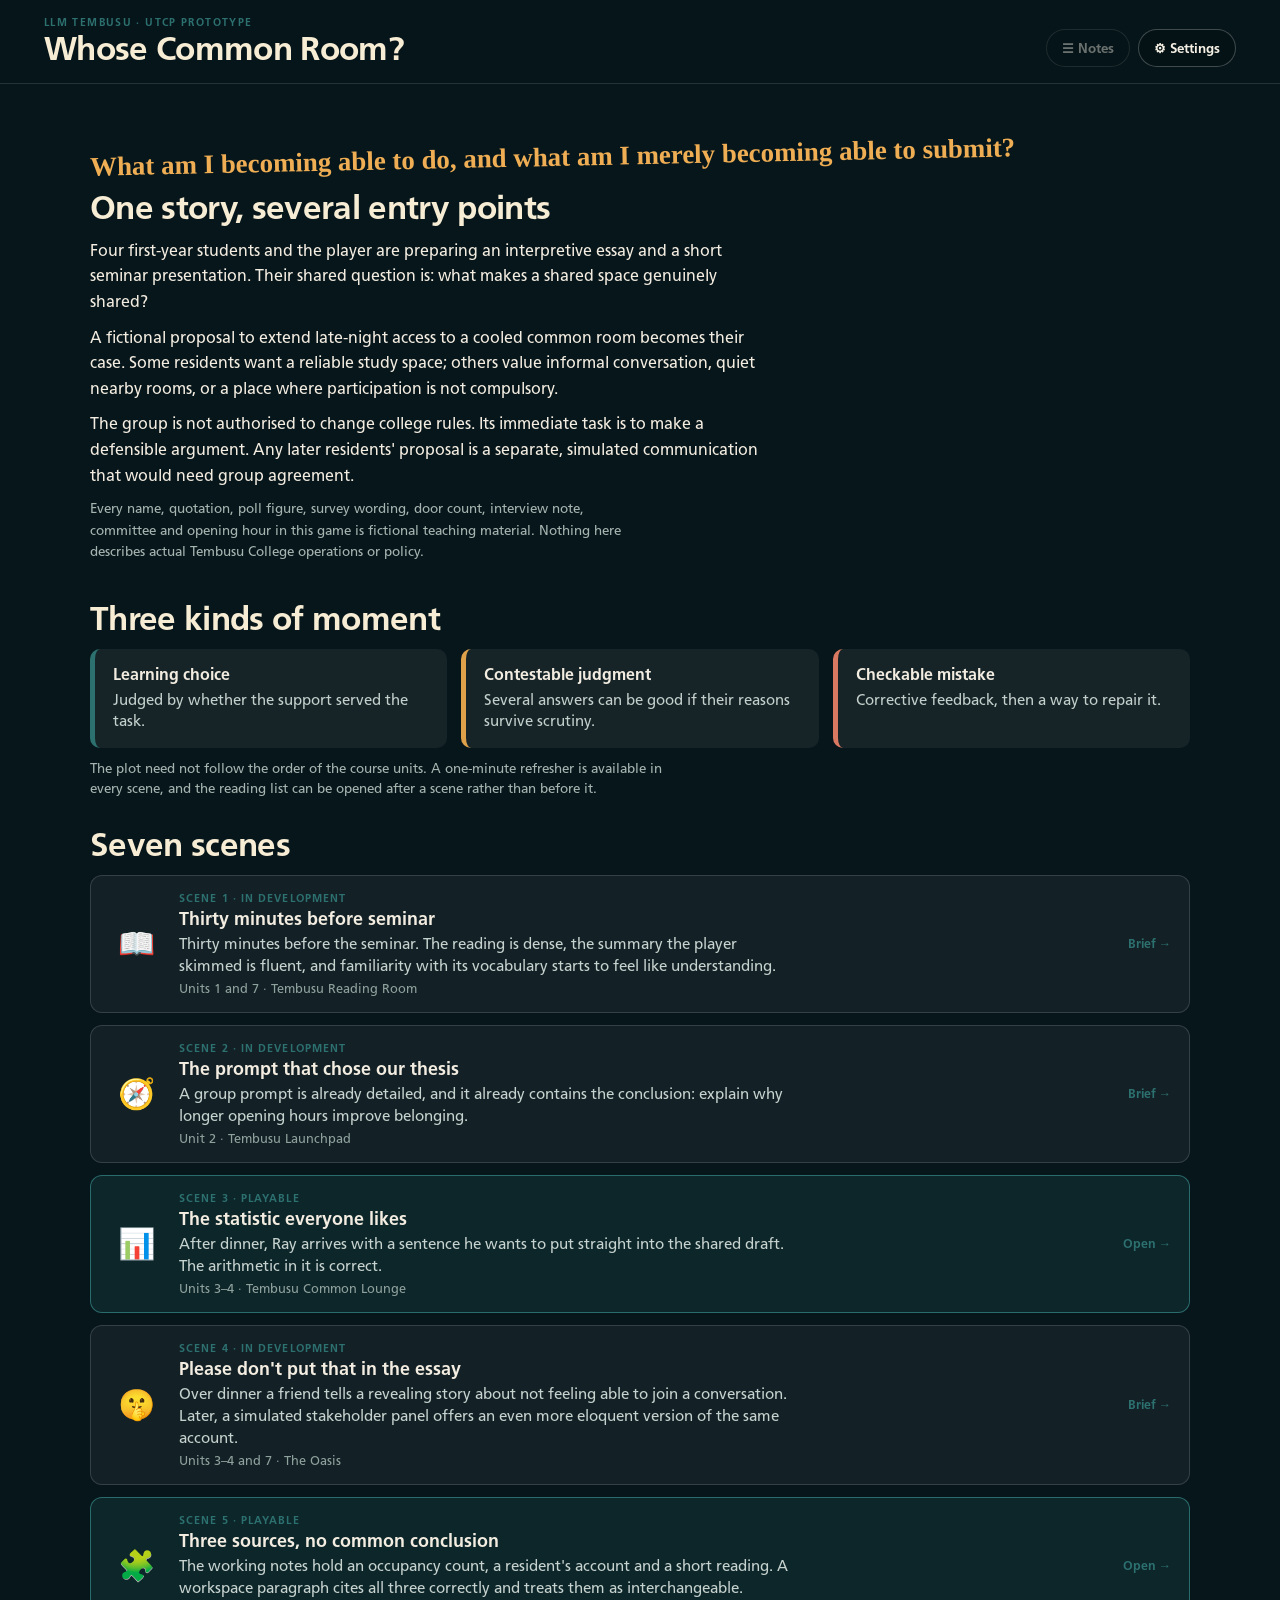
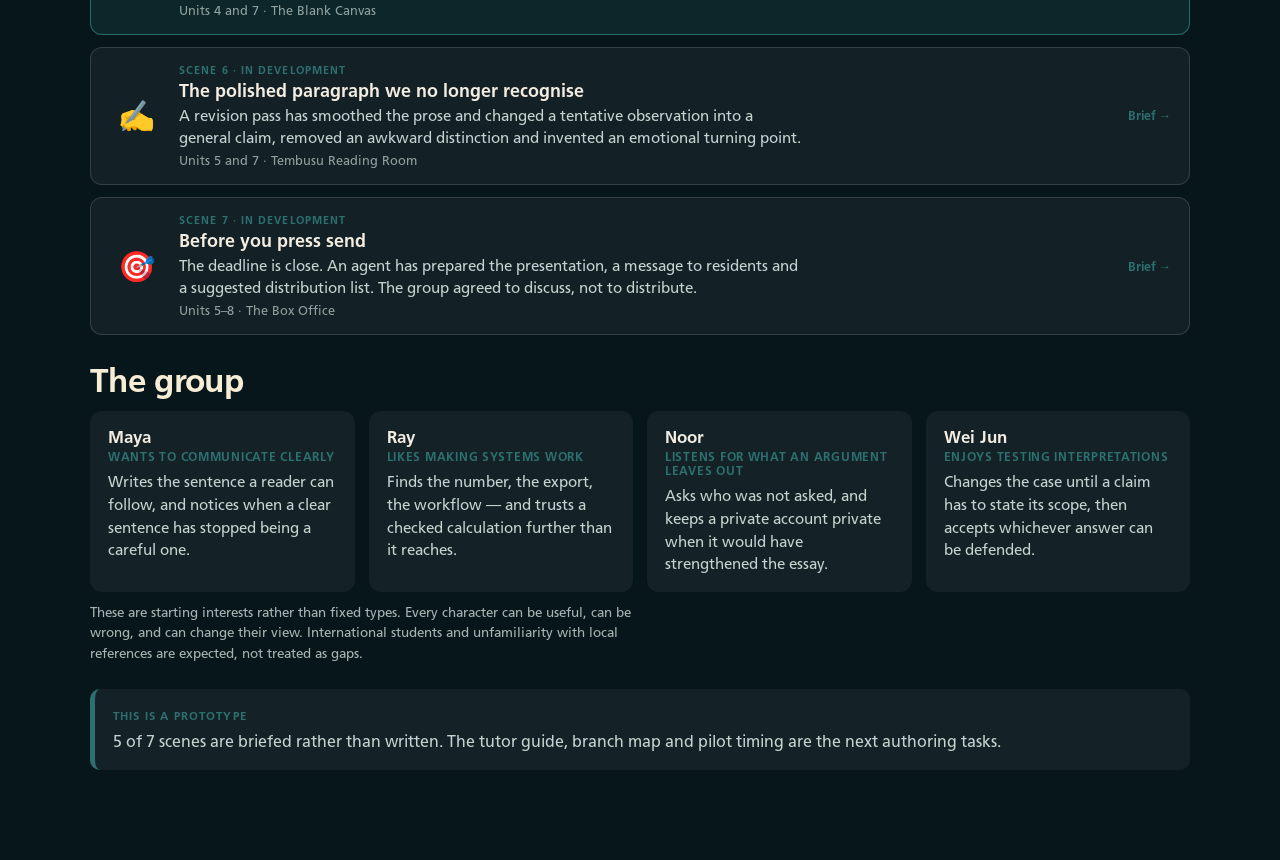
<file: llm-tembusu/index.html>
<!DOCTYPE html><html lang="en"><head><meta charSet="utf-8"/><meta name="viewport" content="width=device-width, initial-scale=1"/><link rel="stylesheet" href="/llm-tembusu/_next/static/chunks/0pbeac4ua_yj0.css" data-precedence="next"/><link rel="preload" as="script" fetchPriority="low" href="/llm-tembusu/_next/static/chunks/0sxsdzaw6xpmo.js"/><script src="/llm-tembusu/_next/static/chunks/13tj3zi5w6byh.js" async=""></script><script src="/llm-tembusu/_next/static/chunks/12405c~5~wxxq.js" async=""></script><script src="/llm-tembusu/_next/static/chunks/turbopack-0kuq6va2zghd0.js" async=""></script><script src="/llm-tembusu/_next/static/chunks/03xm8-2r9yct0.js" async=""></script><script src="/llm-tembusu/_next/static/chunks/0gsh1ext1mcp..js" async=""></script><title>LLM Tembusu · Whose Common Room?</title><meta name="description" content="A Tembusu visual novel prototype for a THE1008 adaptation: one common-room dispute, seven scenes, and decisions that carry forward."/><meta name="robots" content="noindex, nofollow"/><meta name="googlebot" content="noindex, nofollow"/><meta property="og:title" content="LLM Tembusu"/><meta property="og:description" content="Whose Common Room? — a seven-scene prototype for a THE1008 adaptation."/><meta name="twitter:card" content="summary"/><meta name="twitter:title" content="LLM Tembusu"/><meta name="twitter:description" content="Whose Common Room? — a seven-scene prototype for a THE1008 adaptation."/><script src="/llm-tembusu/_next/static/chunks/03~yq9q893hmn.js" noModule=""></script></head><body><div hidden=""><!--$--><!--/$--></div><main class="cr-shell loading-screen" aria-label="Loading Whose Common Room"></main><!--$--><!--/$--><script src="/llm-tembusu/_next/static/chunks/0sxsdzaw6xpmo.js" id="_R_" async=""></script><script>(self.__next_f=self.__next_f||[]).push([0])</script><script>self.__next_f.push([1,"1:\"$Sreact.fragment\"\n2:I[49259,[\"/llm-tembusu/_next/static/chunks/03xm8-2r9yct0.js\"],\"default\"]\n3:I[82118,[\"/llm-tembusu/_next/static/chunks/03xm8-2r9yct0.js\"],\"default\"]\n4:I[75507,[\"/llm-tembusu/_next/static/chunks/03xm8-2r9yct0.js\"],\"ClientPageRoot\"]\n5:I[86370,[\"/llm-tembusu/_next/static/chunks/03xm8-2r9yct0.js\",\"/llm-tembusu/_next/static/chunks/0gsh1ext1mcp..js\"],\"default\"]\n8:I[3519,[\"/llm-tembusu/_next/static/chunks/03xm8-2r9yct0.js\"],\"OutletBoundary\"]\n9:\"$Sreact.suspense\"\nb:I[3519,[\"/llm-tembusu/_next/static/chunks/03xm8-2r9yct0.js\"],\"ViewportBoundary\"]\nd:I[3519,[\"/llm-tembusu/_next/static/chunks/03xm8-2r9yct0.js\"],\"MetadataBoundary\"]\nf:I[88854,[\"/llm-tembusu/_next/static/chunks/03xm8-2r9yct0.js\"],\"default\",1]\n:HL[\"/llm-tembusu/_next/static/chunks/0pbeac4ua_yj0.css\",\"style\"]\n"])</script><script>self.__next_f.push([1,"0:{\"P\":null,\"c\":[\"\",\"\"],\"q\":\"\",\"i\":false,\"f\":[[[\"\",{\"children\":[\"__PAGE__\",{}]},\"$undefined\",\"$undefined\",16],[[\"$\",\"$1\",\"c\",{\"children\":[[[\"$\",\"link\",\"0\",{\"rel\":\"stylesheet\",\"href\":\"/llm-tembusu/_next/static/chunks/0pbeac4ua_yj0.css\",\"precedence\":\"next\",\"crossOrigin\":\"$undefined\",\"nonce\":\"$undefined\"}],[\"$\",\"script\",\"script-0\",{\"src\":\"/llm-tembusu/_next/static/chunks/03xm8-2r9yct0.js\",\"async\":true,\"nonce\":\"$undefined\"}]],[\"$\",\"html\",null,{\"lang\":\"en\",\"children\":[\"$\",\"body\",null,{\"children\":[\"$\",\"$L2\",null,{\"parallelRouterKey\":\"children\",\"error\":\"$undefined\",\"errorStyles\":\"$undefined\",\"errorScripts\":\"$undefined\",\"template\":[\"$\",\"$L3\",null,{}],\"templateStyles\":\"$undefined\",\"templateScripts\":\"$undefined\",\"notFound\":[[[\"$\",\"title\",null,{\"children\":\"404: This page could not be found.\"}],[\"$\",\"div\",null,{\"style\":{\"fontFamily\":\"system-ui,\\\"Segoe UI\\\",Roboto,Helvetica,Arial,sans-serif,\\\"Apple Color Emoji\\\",\\\"Segoe UI Emoji\\\"\",\"height\":\"100vh\",\"textAlign\":\"center\",\"display\":\"flex\",\"flexDirection\":\"column\",\"alignItems\":\"center\",\"justifyContent\":\"center\"},\"children\":[\"$\",\"div\",null,{\"children\":[[\"$\",\"style\",null,{\"dangerouslySetInnerHTML\":{\"__html\":\"body{color:#000;background:#fff;margin:0}.next-error-h1{border-right:1px solid rgba(0,0,0,.3)}@media (prefers-color-scheme:dark){body{color:#fff;background:#000}.next-error-h1{border-right:1px solid rgba(255,255,255,.3)}}\"}}],[\"$\",\"h1\",null,{\"className\":\"next-error-h1\",\"style\":{\"display\":\"inline-block\",\"margin\":\"0 20px 0 0\",\"padding\":\"0 23px 0 0\",\"fontSize\":24,\"fontWeight\":500,\"verticalAlign\":\"top\",\"lineHeight\":\"49px\"},\"children\":404}],[\"$\",\"div\",null,{\"style\":{\"display\":\"inline-block\"},\"children\":[\"$\",\"h2\",null,{\"style\":{\"fontSize\":14,\"fontWeight\":400,\"lineHeight\":\"49px\",\"margin\":0},\"children\":\"This page could not be found.\"}]}]]}]}]],[]],\"forbidden\":\"$undefined\",\"unauthorized\":\"$undefined\"}]}]}]]}],{\"children\":[[\"$\",\"$1\",\"c\",{\"children\":[[\"$\",\"$L4\",null,{\"Component\":\"$5\",\"serverProvidedParams\":{\"searchParams\":{},\"params\":{},\"promises\":[\"$@6\",\"$@7\"]}}],[[\"$\",\"script\",\"script-0\",{\"src\":\"/llm-tembusu/_next/static/chunks/0gsh1ext1mcp..js\",\"async\":true,\"nonce\":\"$undefined\"}]],[\"$\",\"$L8\",null,{\"children\":[\"$\",\"$9\",null,{\"name\":\"Next.MetadataOutlet\",\"children\":\"$@a\"}]}]]}],{},null,false,null]},null,false,null],[\"$\",\"$1\",\"h\",{\"children\":[null,[\"$\",\"$Lb\",null,{\"children\":\"$Lc\"}],[\"$\",\"div\",null,{\"hidden\":true,\"children\":[\"$\",\"$Ld\",null,{\"children\":[\"$\",\"$9\",null,{\"name\":\"Next.Metadata\",\"children\":\"$Le\"}]}]}],null]}],false]],\"m\":\"$undefined\",\"G\":[\"$f\",[[\"$\",\"link\",\"0\",{\"rel\":\"stylesheet\",\"href\":\"/llm-tembusu/_next/static/chunks/0pbeac4ua_yj0.css\",\"precedence\":\"next\",\"crossOrigin\":\"$undefined\",\"nonce\":\"$undefined\"}]]],\"S\":true,\"h\":null,\"s\":\"$undefined\",\"l\":\"$undefined\",\"p\":\"$undefined\",\"d\":\"$undefined\",\"b\":\"gvh_0YL-vwrNH-YarmLTJ\"}\n"])</script><script>self.__next_f.push([1,"6:{}\n7:\"$0:f:0:1:1:children:0:props:children:0:props:serverProvidedParams:params\"\n"])</script><script>self.__next_f.push([1,"c:[[\"$\",\"meta\",\"0\",{\"charSet\":\"utf-8\"}],[\"$\",\"meta\",\"1\",{\"name\":\"viewport\",\"content\":\"width=device-width, initial-scale=1\"}]]\n"])</script><script>self.__next_f.push([1,"a:null\ne:[[\"$\",\"title\",\"0\",{\"children\":\"LLM Tembusu · Whose Common Room?\"}],[\"$\",\"meta\",\"1\",{\"name\":\"description\",\"content\":\"A Tembusu visual novel prototype for a THE1008 adaptation: one common-room dispute, seven scenes, and decisions that carry forward.\"}],[\"$\",\"meta\",\"2\",{\"name\":\"robots\",\"content\":\"noindex, nofollow\"}],[\"$\",\"meta\",\"3\",{\"name\":\"googlebot\",\"content\":\"noindex, nofollow\"}],[\"$\",\"meta\",\"4\",{\"property\":\"og:title\",\"content\":\"LLM Tembusu\"}],[\"$\",\"meta\",\"5\",{\"property\":\"og:description\",\"content\":\"Whose Common Room? — a seven-scene prototype for a THE1008 adaptation.\"}],[\"$\",\"meta\",\"6\",{\"name\":\"twitter:card\",\"content\":\"summary\"}],[\"$\",\"meta\",\"7\",{\"name\":\"twitter:title\",\"content\":\"LLM Tembusu\"}],[\"$\",\"meta\",\"8\",{\"name\":\"twitter:description\",\"content\":\"Whose Common Room? — a seven-scene prototype for a THE1008 adaptation.\"}]]\n"])</script></body></html>
</file>
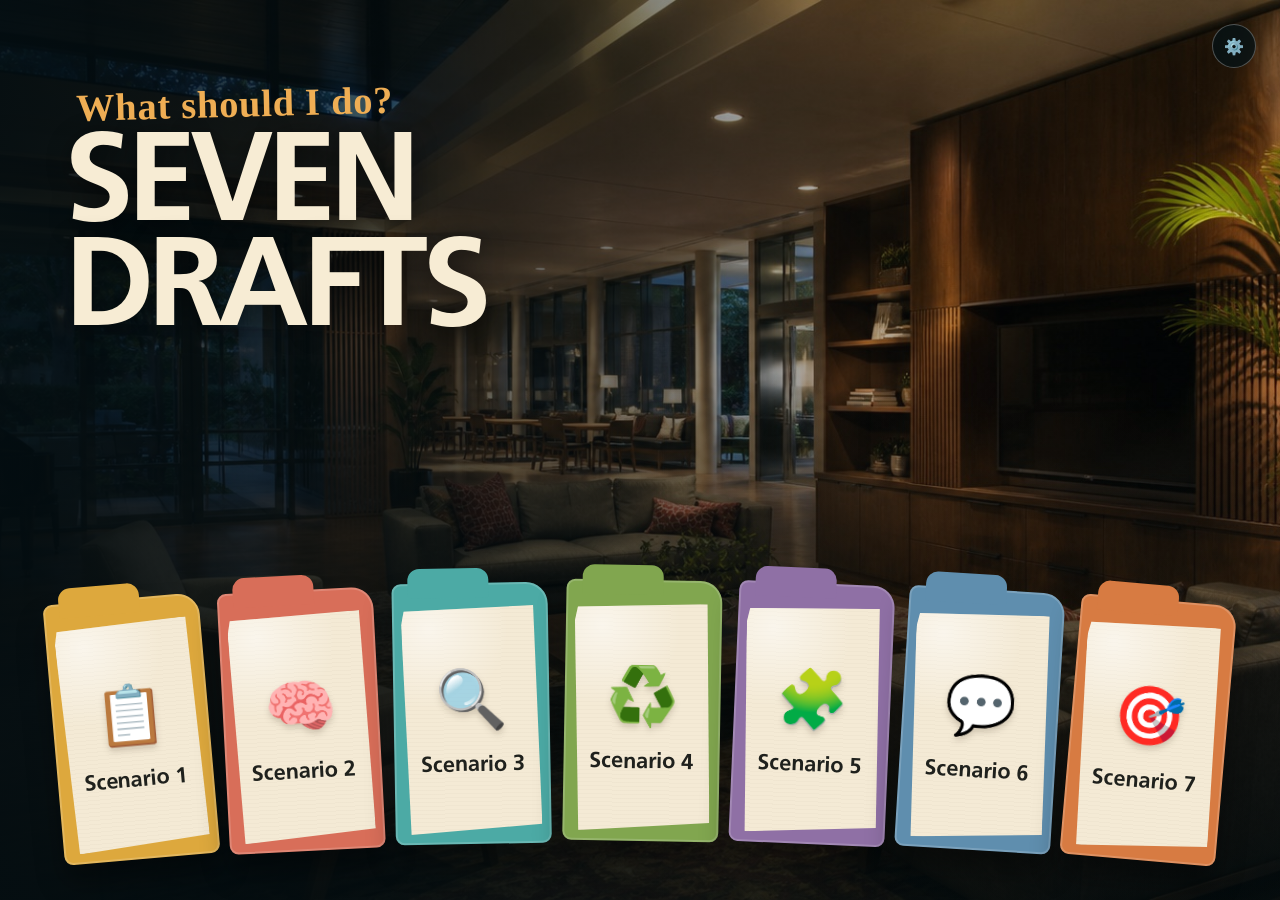
<file: seven-drafts/index.html>
<!DOCTYPE html><html lang="en"><head><meta charSet="utf-8"/><meta name="viewport" content="width=device-width, initial-scale=1"/><link rel="stylesheet" href="/seven-drafts/_next/static/chunks/0j~t29xnytzck.css" data-precedence="next"/><link rel="preload" as="script" fetchPriority="low" href="/seven-drafts/_next/static/chunks/13x0~.favf8qi.js"/><script src="/seven-drafts/_next/static/chunks/13bcxoblj9its.js" async=""></script><script src="/seven-drafts/_next/static/chunks/0sb68-l1v61p8.js" async=""></script><script src="/seven-drafts/_next/static/chunks/turbopack-0umm676mkoacb.js" async=""></script><script src="/seven-drafts/_next/static/chunks/04xqp2-q1vjdv.js" async=""></script><script src="/seven-drafts/_next/static/chunks/10d.94faikoqr.js" async=""></script><script src="/seven-drafts/_next/static/chunks/11d9a_55hm~jo.js" async=""></script><title>Seven Drafts</title><meta name="description" content="Seven interactive visual-novel scenarios about authorship, attribution and responsible source use."/><meta name="robots" content="noindex, nofollow"/><meta name="googlebot" content="noindex, nofollow"/><meta property="og:title" content="Seven Drafts"/><meta property="og:description" content="What should I do? Explore seven interactive academic-integrity scenarios."/><meta property="og:image" content="http://localhost:0/seven-drafts/og.png"/><meta name="twitter:card" content="summary_large_image"/><meta name="twitter:title" content="Seven Drafts"/><meta name="twitter:description" content="What should I do? Explore seven interactive academic-integrity scenarios."/><meta name="twitter:image" content="http://localhost:0/seven-drafts/og.png"/><script src="/seven-drafts/_next/static/chunks/03~yq9q893hmn.js" noModule=""></script></head><body><div hidden=""><!--$--><!--/$--></div><main class="loading-screen" aria-label="Loading Seven Drafts"></main><!--$--><!--/$--><script src="/seven-drafts/_next/static/chunks/13x0~.favf8qi.js" id="_R_" async=""></script><script>(self.__next_f=self.__next_f||[]).push([0])</script><script>self.__next_f.push([1,"1:\"$Sreact.fragment\"\n2:I[37539,[\"/seven-drafts/_next/static/chunks/04xqp2-q1vjdv.js\",\"/seven-drafts/_next/static/chunks/10d.94faikoqr.js\"],\"default\"]\n3:I[79599,[\"/seven-drafts/_next/static/chunks/04xqp2-q1vjdv.js\",\"/seven-drafts/_next/static/chunks/10d.94faikoqr.js\"],\"default\"]\n4:I[27935,[\"/seven-drafts/_next/static/chunks/04xqp2-q1vjdv.js\",\"/seven-drafts/_next/static/chunks/10d.94faikoqr.js\"],\"ClientPageRoot\"]\n5:I[20819,[\"/seven-drafts/_next/static/chunks/04xqp2-q1vjdv.js\",\"/seven-drafts/_next/static/chunks/10d.94faikoqr.js\",\"/seven-drafts/_next/static/chunks/11d9a_55hm~jo.js\"],\"default\"]\n8:I[55925,[\"/seven-drafts/_next/static/chunks/04xqp2-q1vjdv.js\",\"/seven-drafts/_next/static/chunks/10d.94faikoqr.js\"],\"OutletBoundary\"]\n9:\"$Sreact.suspense\"\nb:I[55925,[\"/seven-drafts/_next/static/chunks/04xqp2-q1vjdv.js\",\"/seven-drafts/_next/static/chunks/10d.94faikoqr.js\"],\"ViewportBoundary\"]\nd:I[55925,[\"/seven-drafts/_next/static/chunks/04xqp2-q1vjdv.js\",\"/seven-drafts/_next/static/chunks/10d.94faikoqr.js\"],\"MetadataBoundary\"]\nf:I[19346,[\"/seven-drafts/_next/static/chunks/04xqp2-q1vjdv.js\",\"/seven-drafts/_next/static/chunks/10d.94faikoqr.js\"],\"default\",1]\n:HL[\"/seven-drafts/_next/static/chunks/0j~t29xnytzck.css\",\"style\"]\n"])</script><script>self.__next_f.push([1,"0:{\"P\":null,\"c\":[\"\",\"\"],\"q\":\"\",\"i\":false,\"f\":[[[\"\",{\"children\":[\"__PAGE__\",{}]},\"$undefined\",\"$undefined\",16],[[\"$\",\"$1\",\"c\",{\"children\":[[[\"$\",\"link\",\"0\",{\"rel\":\"stylesheet\",\"href\":\"/seven-drafts/_next/static/chunks/0j~t29xnytzck.css\",\"precedence\":\"next\",\"crossOrigin\":\"$undefined\",\"nonce\":\"$undefined\"}],[\"$\",\"script\",\"script-0\",{\"src\":\"/seven-drafts/_next/static/chunks/04xqp2-q1vjdv.js\",\"async\":true,\"nonce\":\"$undefined\"}],[\"$\",\"script\",\"script-1\",{\"src\":\"/seven-drafts/_next/static/chunks/10d.94faikoqr.js\",\"async\":true,\"nonce\":\"$undefined\"}]],[\"$\",\"html\",null,{\"lang\":\"en\",\"children\":[\"$\",\"body\",null,{\"children\":[\"$\",\"$L2\",null,{\"parallelRouterKey\":\"children\",\"error\":\"$undefined\",\"errorStyles\":\"$undefined\",\"errorScripts\":\"$undefined\",\"template\":[\"$\",\"$L3\",null,{}],\"templateStyles\":\"$undefined\",\"templateScripts\":\"$undefined\",\"notFound\":[[[\"$\",\"title\",null,{\"children\":\"404: This page could not be found.\"}],[\"$\",\"div\",null,{\"style\":{\"fontFamily\":\"system-ui,\\\"Segoe UI\\\",Roboto,Helvetica,Arial,sans-serif,\\\"Apple Color Emoji\\\",\\\"Segoe UI Emoji\\\"\",\"height\":\"100vh\",\"textAlign\":\"center\",\"display\":\"flex\",\"flexDirection\":\"column\",\"alignItems\":\"center\",\"justifyContent\":\"center\"},\"children\":[\"$\",\"div\",null,{\"children\":[[\"$\",\"style\",null,{\"dangerouslySetInnerHTML\":{\"__html\":\"body{color:#000;background:#fff;margin:0}.next-error-h1{border-right:1px solid rgba(0,0,0,.3)}@media (prefers-color-scheme:dark){body{color:#fff;background:#000}.next-error-h1{border-right:1px solid rgba(255,255,255,.3)}}\"}}],[\"$\",\"h1\",null,{\"className\":\"next-error-h1\",\"style\":{\"display\":\"inline-block\",\"margin\":\"0 20px 0 0\",\"padding\":\"0 23px 0 0\",\"fontSize\":24,\"fontWeight\":500,\"verticalAlign\":\"top\",\"lineHeight\":\"49px\"},\"children\":404}],[\"$\",\"div\",null,{\"style\":{\"display\":\"inline-block\"},\"children\":[\"$\",\"h2\",null,{\"style\":{\"fontSize\":14,\"fontWeight\":400,\"lineHeight\":\"49px\",\"margin\":0},\"children\":\"This page could not be found.\"}]}]]}]}]],[]],\"forbidden\":\"$undefined\",\"unauthorized\":\"$undefined\"}]}]}]]}],{\"children\":[[\"$\",\"$1\",\"c\",{\"children\":[[\"$\",\"$L4\",null,{\"Component\":\"$5\",\"serverProvidedParams\":{\"searchParams\":{},\"params\":{},\"promises\":[\"$@6\",\"$@7\"]}}],[[\"$\",\"script\",\"script-0\",{\"src\":\"/seven-drafts/_next/static/chunks/11d9a_55hm~jo.js\",\"async\":true,\"nonce\":\"$undefined\"}]],[\"$\",\"$L8\",null,{\"children\":[\"$\",\"$9\",null,{\"name\":\"Next.MetadataOutlet\",\"children\":\"$@a\"}]}]]}],{},null,false,null]},null,false,null],[\"$\",\"$1\",\"h\",{\"children\":[null,[\"$\",\"$Lb\",null,{\"children\":\"$Lc\"}],[\"$\",\"div\",null,{\"hidden\":true,\"children\":[\"$\",\"$Ld\",null,{\"children\":[\"$\",\"$9\",null,{\"name\":\"Next.Metadata\",\"children\":\"$Le\"}]}]}],null]}],false]],\"m\":\"$undefined\",\"G\":[\"$f\",[[\"$\",\"link\",\"0\",{\"rel\":\"stylesheet\",\"href\":\"/seven-drafts/_next/static/chunks/0j~t29xnytzck.css\",\"precedence\":\"next\",\"crossOrigin\":\"$undefined\",\"nonce\":\"$undefined\"}]]],\"S\":true,\"h\":null,\"s\":\"$undefined\",\"l\":\"$undefined\",\"p\":\"$undefined\",\"d\":\"$undefined\",\"b\":\"sCRFto9riUhs2vN_ENn02\"}\n"])</script><script>self.__next_f.push([1,"6:{}\n7:\"$0:f:0:1:1:children:0:props:children:0:props:serverProvidedParams:params\"\n"])</script><script>self.__next_f.push([1,"c:[[\"$\",\"meta\",\"0\",{\"charSet\":\"utf-8\"}],[\"$\",\"meta\",\"1\",{\"name\":\"viewport\",\"content\":\"width=device-width, initial-scale=1\"}]]\n"])</script><script>self.__next_f.push([1,"a:null\ne:[[\"$\",\"title\",\"0\",{\"children\":\"Seven Drafts\"}],[\"$\",\"meta\",\"1\",{\"name\":\"description\",\"content\":\"Seven interactive visual-novel scenarios about authorship, attribution and responsible source use.\"}],[\"$\",\"meta\",\"2\",{\"name\":\"robots\",\"content\":\"noindex, nofollow\"}],[\"$\",\"meta\",\"3\",{\"name\":\"googlebot\",\"content\":\"noindex, nofollow\"}],[\"$\",\"meta\",\"4\",{\"property\":\"og:title\",\"content\":\"Seven Drafts\"}],[\"$\",\"meta\",\"5\",{\"property\":\"og:description\",\"content\":\"What should I do? Explore seven interactive academic-integrity scenarios.\"}],[\"$\",\"meta\",\"6\",{\"property\":\"og:image\",\"content\":\"http://localhost:0/seven-drafts/og.png\"}],[\"$\",\"meta\",\"7\",{\"name\":\"twitter:card\",\"content\":\"summary_large_image\"}],[\"$\",\"meta\",\"8\",{\"name\":\"twitter:title\",\"content\":\"Seven Drafts\"}],[\"$\",\"meta\",\"9\",{\"name\":\"twitter:description\",\"content\":\"What should I do? Explore seven interactive academic-integrity scenarios.\"}],[\"$\",\"meta\",\"10\",{\"name\":\"twitter:image\",\"content\":\"http://localhost:0/seven-drafts/og.png\"}]]\n"])</script></body></html>
</file>
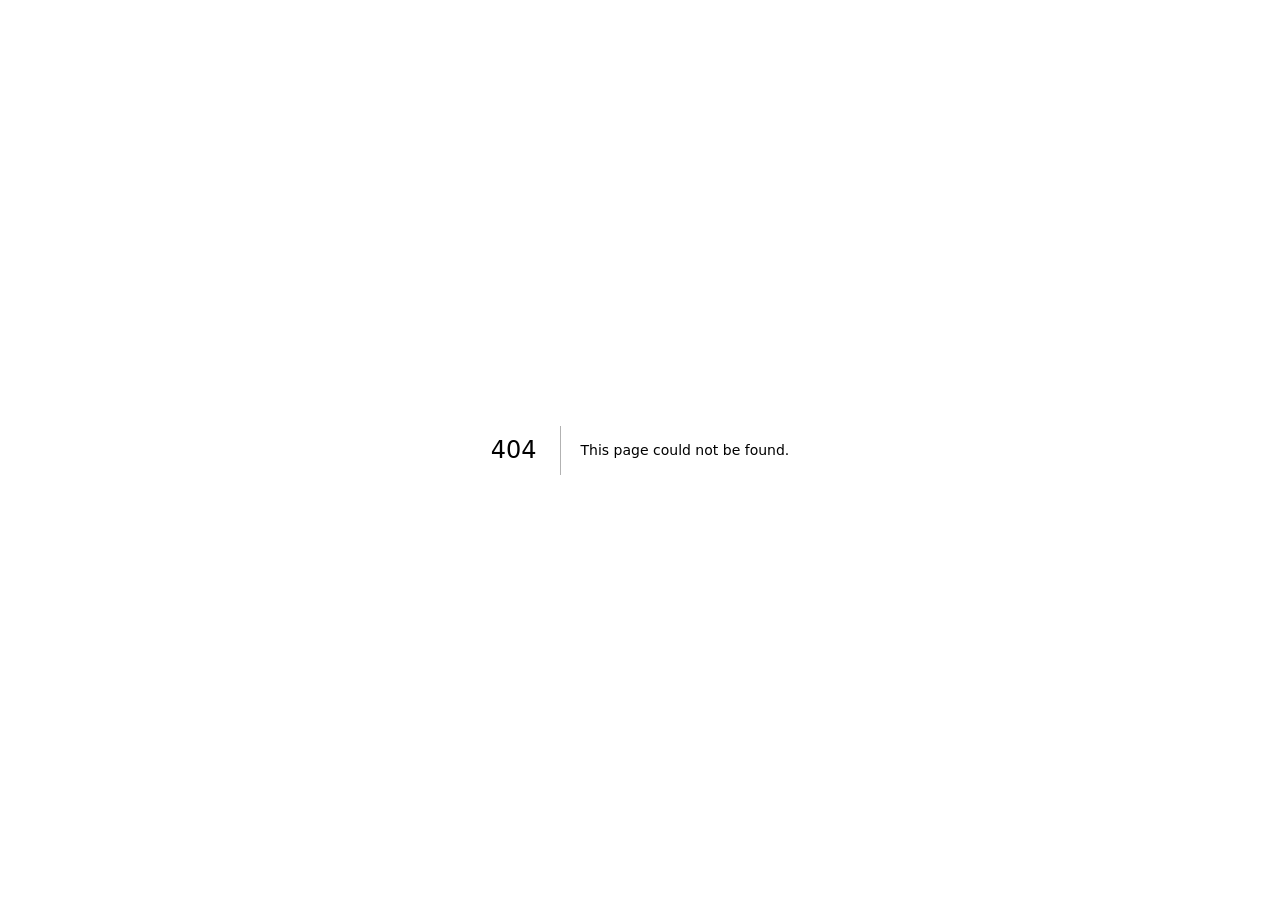
<file: llm-tembusu/404/index.html>
<!DOCTYPE html><html lang="en"><head><meta charSet="utf-8"/><meta name="viewport" content="width=device-width, initial-scale=1"/><link rel="stylesheet" href="/llm-tembusu/_next/static/chunks/0pbeac4ua_yj0.css" data-precedence="next"/><link rel="preload" as="script" fetchPriority="low" href="/llm-tembusu/_next/static/chunks/0sxsdzaw6xpmo.js"/><script src="/llm-tembusu/_next/static/chunks/13tj3zi5w6byh.js" async=""></script><script src="/llm-tembusu/_next/static/chunks/12405c~5~wxxq.js" async=""></script><script src="/llm-tembusu/_next/static/chunks/turbopack-0kuq6va2zghd0.js" async=""></script><script src="/llm-tembusu/_next/static/chunks/03xm8-2r9yct0.js" async=""></script><meta name="robots" content="noindex"/><title>404: This page could not be found.</title><title>LLM Tembusu · Whose Common Room?</title><meta name="description" content="A Tembusu visual novel prototype for a THE1008 adaptation: one common-room dispute, seven scenes, and decisions that carry forward."/><meta name="robots" content="noindex, nofollow"/><meta name="googlebot" content="noindex, nofollow"/><meta property="og:title" content="LLM Tembusu"/><meta property="og:description" content="Whose Common Room? — a seven-scene prototype for a THE1008 adaptation."/><meta name="twitter:card" content="summary"/><meta name="twitter:title" content="LLM Tembusu"/><meta name="twitter:description" content="Whose Common Room? — a seven-scene prototype for a THE1008 adaptation."/><script src="/llm-tembusu/_next/static/chunks/03~yq9q893hmn.js" noModule=""></script></head><body><div hidden=""><!--$--><!--/$--></div><div style="font-family:system-ui,&quot;Segoe UI&quot;,Roboto,Helvetica,Arial,sans-serif,&quot;Apple Color Emoji&quot;,&quot;Segoe UI Emoji&quot;;height:100vh;text-align:center;display:flex;flex-direction:column;align-items:center;justify-content:center"><div><style>body{color:#000;background:#fff;margin:0}.next-error-h1{border-right:1px solid rgba(0,0,0,.3)}@media (prefers-color-scheme:dark){body{color:#fff;background:#000}.next-error-h1{border-right:1px solid rgba(255,255,255,.3)}}</style><h1 class="next-error-h1" style="display:inline-block;margin:0 20px 0 0;padding:0 23px 0 0;font-size:24px;font-weight:500;vertical-align:top;line-height:49px">404</h1><div style="display:inline-block"><h2 style="font-size:14px;font-weight:400;line-height:49px;margin:0">This page could not be found.</h2></div></div></div><!--$--><!--/$--><script src="/llm-tembusu/_next/static/chunks/0sxsdzaw6xpmo.js" id="_R_" async=""></script><script>(self.__next_f=self.__next_f||[]).push([0])</script><script>self.__next_f.push([1,"1:\"$Sreact.fragment\"\n2:I[49259,[\"/llm-tembusu/_next/static/chunks/03xm8-2r9yct0.js\"],\"default\"]\n3:I[82118,[\"/llm-tembusu/_next/static/chunks/03xm8-2r9yct0.js\"],\"default\"]\n4:I[3519,[\"/llm-tembusu/_next/static/chunks/03xm8-2r9yct0.js\"],\"OutletBoundary\"]\n5:\"$Sreact.suspense\"\n8:I[3519,[\"/llm-tembusu/_next/static/chunks/03xm8-2r9yct0.js\"],\"ViewportBoundary\"]\na:I[3519,[\"/llm-tembusu/_next/static/chunks/03xm8-2r9yct0.js\"],\"MetadataBoundary\"]\nc:I[88854,[\"/llm-tembusu/_next/static/chunks/03xm8-2r9yct0.js\"],\"default\",1]\n:HL[\"/llm-tembusu/_next/static/chunks/0pbeac4ua_yj0.css\",\"style\"]\n"])</script><script>self.__next_f.push([1,"0:{\"P\":null,\"c\":[\"\",\"_not-found\",\"\"],\"q\":\"\",\"i\":false,\"f\":[[[\"\",{\"children\":[\"/_not-found\",{\"children\":[\"__PAGE__\",{}]}]},\"$undefined\",\"$undefined\",16],[[\"$\",\"$1\",\"c\",{\"children\":[[[\"$\",\"link\",\"0\",{\"rel\":\"stylesheet\",\"href\":\"/llm-tembusu/_next/static/chunks/0pbeac4ua_yj0.css\",\"precedence\":\"next\",\"crossOrigin\":\"$undefined\",\"nonce\":\"$undefined\"}],[\"$\",\"script\",\"script-0\",{\"src\":\"/llm-tembusu/_next/static/chunks/03xm8-2r9yct0.js\",\"async\":true,\"nonce\":\"$undefined\"}]],[\"$\",\"html\",null,{\"lang\":\"en\",\"children\":[\"$\",\"body\",null,{\"children\":[\"$\",\"$L2\",null,{\"parallelRouterKey\":\"children\",\"error\":\"$undefined\",\"errorStyles\":\"$undefined\",\"errorScripts\":\"$undefined\",\"template\":[\"$\",\"$L3\",null,{}],\"templateStyles\":\"$undefined\",\"templateScripts\":\"$undefined\",\"notFound\":[[[\"$\",\"title\",null,{\"children\":\"404: This page could not be found.\"}],[\"$\",\"div\",null,{\"style\":{\"fontFamily\":\"system-ui,\\\"Segoe UI\\\",Roboto,Helvetica,Arial,sans-serif,\\\"Apple Color Emoji\\\",\\\"Segoe UI Emoji\\\"\",\"height\":\"100vh\",\"textAlign\":\"center\",\"display\":\"flex\",\"flexDirection\":\"column\",\"alignItems\":\"center\",\"justifyContent\":\"center\"},\"children\":[\"$\",\"div\",null,{\"children\":[[\"$\",\"style\",null,{\"dangerouslySetInnerHTML\":{\"__html\":\"body{color:#000;background:#fff;margin:0}.next-error-h1{border-right:1px solid rgba(0,0,0,.3)}@media (prefers-color-scheme:dark){body{color:#fff;background:#000}.next-error-h1{border-right:1px solid rgba(255,255,255,.3)}}\"}}],[\"$\",\"h1\",null,{\"className\":\"next-error-h1\",\"style\":{\"display\":\"inline-block\",\"margin\":\"0 20px 0 0\",\"padding\":\"0 23px 0 0\",\"fontSize\":24,\"fontWeight\":500,\"verticalAlign\":\"top\",\"lineHeight\":\"49px\"},\"children\":404}],[\"$\",\"div\",null,{\"style\":{\"display\":\"inline-block\"},\"children\":[\"$\",\"h2\",null,{\"style\":{\"fontSize\":14,\"fontWeight\":400,\"lineHeight\":\"49px\",\"margin\":0},\"children\":\"This page could not be found.\"}]}]]}]}]],[]],\"forbidden\":\"$undefined\",\"unauthorized\":\"$undefined\"}]}]}]]}],{\"children\":[[\"$\",\"$1\",\"c\",{\"children\":[null,[\"$\",\"$L2\",null,{\"parallelRouterKey\":\"children\",\"error\":\"$undefined\",\"errorStyles\":\"$undefined\",\"errorScripts\":\"$undefined\",\"template\":[\"$\",\"$L3\",null,{}],\"templateStyles\":\"$undefined\",\"templateScripts\":\"$undefined\",\"notFound\":\"$undefined\",\"forbidden\":\"$undefined\",\"unauthorized\":\"$undefined\"}]]}],{\"children\":[[\"$\",\"$1\",\"c\",{\"children\":[[[\"$\",\"title\",null,{\"children\":\"404: This page could not be found.\"}],[\"$\",\"div\",null,{\"style\":\"$0:f:0:1:0:props:children:1:props:children:props:children:props:notFound:0:1:props:style\",\"children\":[\"$\",\"div\",null,{\"children\":[[\"$\",\"style\",null,{\"dangerouslySetInnerHTML\":{\"__html\":\"body{color:#000;background:#fff;margin:0}.next-error-h1{border-right:1px solid rgba(0,0,0,.3)}@media (prefers-color-scheme:dark){body{color:#fff;background:#000}.next-error-h1{border-right:1px solid rgba(255,255,255,.3)}}\"}}],[\"$\",\"h1\",null,{\"className\":\"next-error-h1\",\"style\":\"$0:f:0:1:0:props:children:1:props:children:props:children:props:notFound:0:1:props:children:props:children:1:props:style\",\"children\":404}],[\"$\",\"div\",null,{\"style\":\"$0:f:0:1:0:props:children:1:props:children:props:children:props:notFound:0:1:props:children:props:children:2:props:style\",\"children\":[\"$\",\"h2\",null,{\"style\":\"$0:f:0:1:0:props:children:1:props:children:props:children:props:notFound:0:1:props:children:props:children:2:props:children:props:style\",\"children\":\"This page could not be found.\"}]}]]}]}]],null,[\"$\",\"$L4\",null,{\"children\":[\"$\",\"$5\",null,{\"name\":\"Next.MetadataOutlet\",\"children\":\"$@6\"}]}]]}],{},null,false,null]},null,false,\"$@7\"]},null,false,null],[\"$\",\"$1\",\"h\",{\"children\":[[\"$\",\"meta\",null,{\"name\":\"robots\",\"content\":\"noindex\"}],[\"$\",\"$L8\",null,{\"children\":\"$L9\"}],[\"$\",\"div\",null,{\"hidden\":true,\"children\":[\"$\",\"$La\",null,{\"children\":[\"$\",\"$5\",null,{\"name\":\"Next.Metadata\",\"children\":\"$Lb\"}]}]}],null]}],false]],\"m\":\"$undefined\",\"G\":[\"$c\",[[\"$\",\"link\",\"0\",{\"rel\":\"stylesheet\",\"href\":\"/llm-tembusu/_next/static/chunks/0pbeac4ua_yj0.css\",\"precedence\":\"next\",\"crossOrigin\":\"$undefined\",\"nonce\":\"$undefined\"}]]],\"S\":true,\"h\":null,\"s\":\"$undefined\",\"l\":\"$undefined\",\"p\":\"$undefined\",\"d\":\"$undefined\",\"b\":\"gvh_0YL-vwrNH-YarmLTJ\"}\n"])</script><script>self.__next_f.push([1,"d:[]\n7:\"$Wd\"\n"])</script><script>self.__next_f.push([1,"9:[[\"$\",\"meta\",\"0\",{\"charSet\":\"utf-8\"}],[\"$\",\"meta\",\"1\",{\"name\":\"viewport\",\"content\":\"width=device-width, initial-scale=1\"}]]\n"])</script><script>self.__next_f.push([1,"6:null\nb:[[\"$\",\"title\",\"0\",{\"children\":\"LLM Tembusu · Whose Common Room?\"}],[\"$\",\"meta\",\"1\",{\"name\":\"description\",\"content\":\"A Tembusu visual novel prototype for a THE1008 adaptation: one common-room dispute, seven scenes, and decisions that carry forward.\"}],[\"$\",\"meta\",\"2\",{\"name\":\"robots\",\"content\":\"noindex, nofollow\"}],[\"$\",\"meta\",\"3\",{\"name\":\"googlebot\",\"content\":\"noindex, nofollow\"}],[\"$\",\"meta\",\"4\",{\"property\":\"og:title\",\"content\":\"LLM Tembusu\"}],[\"$\",\"meta\",\"5\",{\"property\":\"og:description\",\"content\":\"Whose Common Room? — a seven-scene prototype for a THE1008 adaptation.\"}],[\"$\",\"meta\",\"6\",{\"name\":\"twitter:card\",\"content\":\"summary\"}],[\"$\",\"meta\",\"7\",{\"name\":\"twitter:title\",\"content\":\"LLM Tembusu\"}],[\"$\",\"meta\",\"8\",{\"name\":\"twitter:description\",\"content\":\"Whose Common Room? — a seven-scene prototype for a THE1008 adaptation.\"}]]\n"])</script></body></html>
</file>
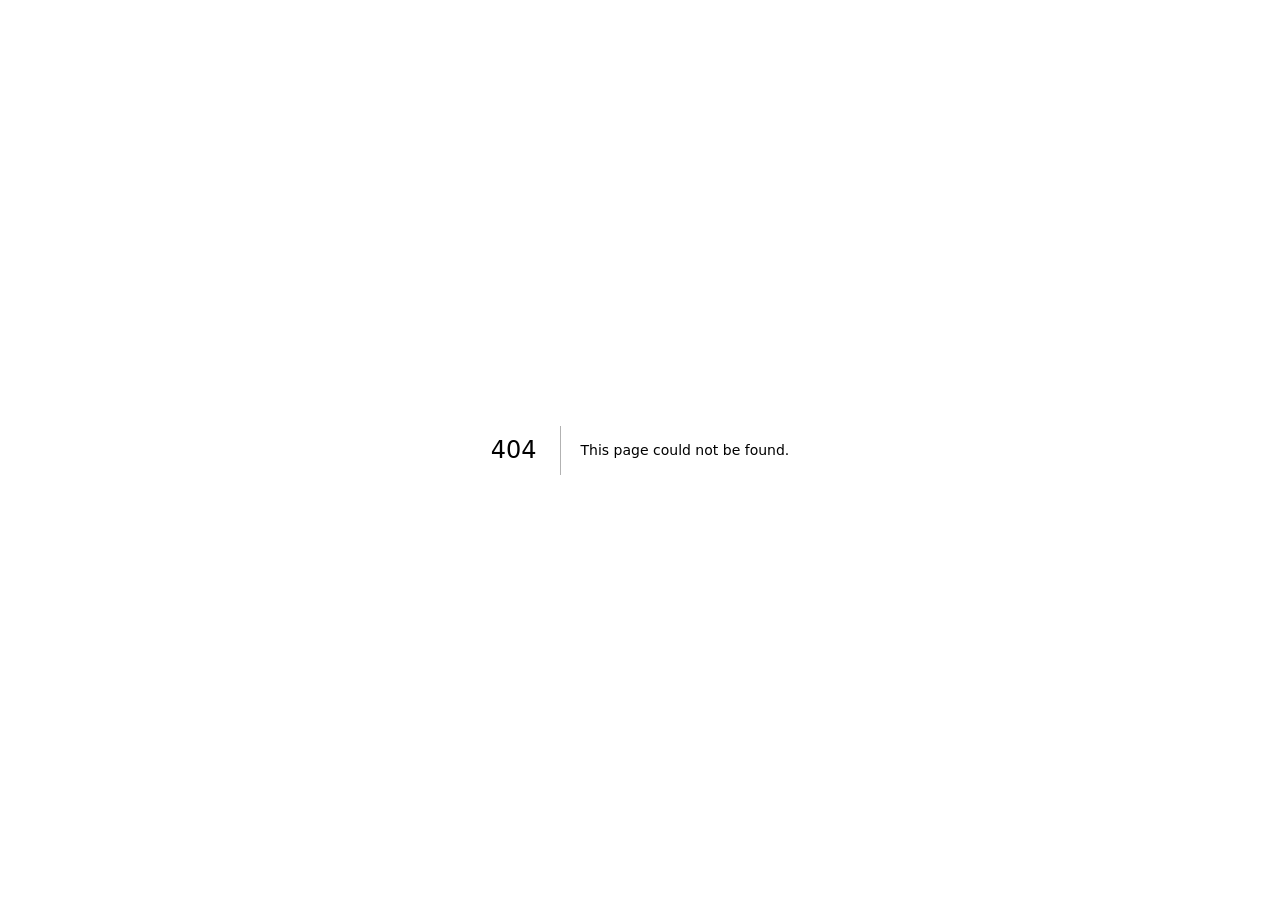
<file: seven-drafts/404/index.html>
<!DOCTYPE html><html lang="en"><head><meta charSet="utf-8"/><meta name="viewport" content="width=device-width, initial-scale=1"/><link rel="stylesheet" href="/seven-drafts/_next/static/chunks/0j~t29xnytzck.css" data-precedence="next"/><link rel="preload" as="script" fetchPriority="low" href="/seven-drafts/_next/static/chunks/13x0~.favf8qi.js"/><script src="/seven-drafts/_next/static/chunks/13bcxoblj9its.js" async=""></script><script src="/seven-drafts/_next/static/chunks/0sb68-l1v61p8.js" async=""></script><script src="/seven-drafts/_next/static/chunks/turbopack-0umm676mkoacb.js" async=""></script><script src="/seven-drafts/_next/static/chunks/04xqp2-q1vjdv.js" async=""></script><script src="/seven-drafts/_next/static/chunks/10d.94faikoqr.js" async=""></script><meta name="robots" content="noindex"/><title>404: This page could not be found.</title><title>Seven Drafts</title><meta name="description" content="Seven interactive visual-novel scenarios about authorship, attribution and responsible source use."/><meta name="robots" content="noindex, nofollow"/><meta name="googlebot" content="noindex, nofollow"/><meta property="og:title" content="Seven Drafts"/><meta property="og:description" content="What should I do? Explore seven interactive academic-integrity scenarios."/><meta property="og:image" content="http://localhost:0/seven-drafts/og.png"/><meta name="twitter:card" content="summary_large_image"/><meta name="twitter:title" content="Seven Drafts"/><meta name="twitter:description" content="What should I do? Explore seven interactive academic-integrity scenarios."/><meta name="twitter:image" content="http://localhost:0/seven-drafts/og.png"/><script src="/seven-drafts/_next/static/chunks/03~yq9q893hmn.js" noModule=""></script></head><body><div hidden=""><!--$--><!--/$--></div><div style="font-family:system-ui,&quot;Segoe UI&quot;,Roboto,Helvetica,Arial,sans-serif,&quot;Apple Color Emoji&quot;,&quot;Segoe UI Emoji&quot;;height:100vh;text-align:center;display:flex;flex-direction:column;align-items:center;justify-content:center"><div><style>body{color:#000;background:#fff;margin:0}.next-error-h1{border-right:1px solid rgba(0,0,0,.3)}@media (prefers-color-scheme:dark){body{color:#fff;background:#000}.next-error-h1{border-right:1px solid rgba(255,255,255,.3)}}</style><h1 class="next-error-h1" style="display:inline-block;margin:0 20px 0 0;padding:0 23px 0 0;font-size:24px;font-weight:500;vertical-align:top;line-height:49px">404</h1><div style="display:inline-block"><h2 style="font-size:14px;font-weight:400;line-height:49px;margin:0">This page could not be found.</h2></div></div></div><!--$--><!--/$--><script src="/seven-drafts/_next/static/chunks/13x0~.favf8qi.js" id="_R_" async=""></script><script>(self.__next_f=self.__next_f||[]).push([0])</script><script>self.__next_f.push([1,"1:\"$Sreact.fragment\"\n2:I[37539,[\"/seven-drafts/_next/static/chunks/04xqp2-q1vjdv.js\",\"/seven-drafts/_next/static/chunks/10d.94faikoqr.js\"],\"default\"]\n3:I[79599,[\"/seven-drafts/_next/static/chunks/04xqp2-q1vjdv.js\",\"/seven-drafts/_next/static/chunks/10d.94faikoqr.js\"],\"default\"]\n4:I[55925,[\"/seven-drafts/_next/static/chunks/04xqp2-q1vjdv.js\",\"/seven-drafts/_next/static/chunks/10d.94faikoqr.js\"],\"OutletBoundary\"]\n5:\"$Sreact.suspense\"\n8:I[55925,[\"/seven-drafts/_next/static/chunks/04xqp2-q1vjdv.js\",\"/seven-drafts/_next/static/chunks/10d.94faikoqr.js\"],\"ViewportBoundary\"]\na:I[55925,[\"/seven-drafts/_next/static/chunks/04xqp2-q1vjdv.js\",\"/seven-drafts/_next/static/chunks/10d.94faikoqr.js\"],\"MetadataBoundary\"]\nc:I[19346,[\"/seven-drafts/_next/static/chunks/04xqp2-q1vjdv.js\",\"/seven-drafts/_next/static/chunks/10d.94faikoqr.js\"],\"default\",1]\n:HL[\"/seven-drafts/_next/static/chunks/0j~t29xnytzck.css\",\"style\"]\n"])</script><script>self.__next_f.push([1,"0:{\"P\":null,\"c\":[\"\",\"_not-found\",\"\"],\"q\":\"\",\"i\":false,\"f\":[[[\"\",{\"children\":[\"/_not-found\",{\"children\":[\"__PAGE__\",{}]}]},\"$undefined\",\"$undefined\",16],[[\"$\",\"$1\",\"c\",{\"children\":[[[\"$\",\"link\",\"0\",{\"rel\":\"stylesheet\",\"href\":\"/seven-drafts/_next/static/chunks/0j~t29xnytzck.css\",\"precedence\":\"next\",\"crossOrigin\":\"$undefined\",\"nonce\":\"$undefined\"}],[\"$\",\"script\",\"script-0\",{\"src\":\"/seven-drafts/_next/static/chunks/04xqp2-q1vjdv.js\",\"async\":true,\"nonce\":\"$undefined\"}],[\"$\",\"script\",\"script-1\",{\"src\":\"/seven-drafts/_next/static/chunks/10d.94faikoqr.js\",\"async\":true,\"nonce\":\"$undefined\"}]],[\"$\",\"html\",null,{\"lang\":\"en\",\"children\":[\"$\",\"body\",null,{\"children\":[\"$\",\"$L2\",null,{\"parallelRouterKey\":\"children\",\"error\":\"$undefined\",\"errorStyles\":\"$undefined\",\"errorScripts\":\"$undefined\",\"template\":[\"$\",\"$L3\",null,{}],\"templateStyles\":\"$undefined\",\"templateScripts\":\"$undefined\",\"notFound\":[[[\"$\",\"title\",null,{\"children\":\"404: This page could not be found.\"}],[\"$\",\"div\",null,{\"style\":{\"fontFamily\":\"system-ui,\\\"Segoe UI\\\",Roboto,Helvetica,Arial,sans-serif,\\\"Apple Color Emoji\\\",\\\"Segoe UI Emoji\\\"\",\"height\":\"100vh\",\"textAlign\":\"center\",\"display\":\"flex\",\"flexDirection\":\"column\",\"alignItems\":\"center\",\"justifyContent\":\"center\"},\"children\":[\"$\",\"div\",null,{\"children\":[[\"$\",\"style\",null,{\"dangerouslySetInnerHTML\":{\"__html\":\"body{color:#000;background:#fff;margin:0}.next-error-h1{border-right:1px solid rgba(0,0,0,.3)}@media (prefers-color-scheme:dark){body{color:#fff;background:#000}.next-error-h1{border-right:1px solid rgba(255,255,255,.3)}}\"}}],[\"$\",\"h1\",null,{\"className\":\"next-error-h1\",\"style\":{\"display\":\"inline-block\",\"margin\":\"0 20px 0 0\",\"padding\":\"0 23px 0 0\",\"fontSize\":24,\"fontWeight\":500,\"verticalAlign\":\"top\",\"lineHeight\":\"49px\"},\"children\":404}],[\"$\",\"div\",null,{\"style\":{\"display\":\"inline-block\"},\"children\":[\"$\",\"h2\",null,{\"style\":{\"fontSize\":14,\"fontWeight\":400,\"lineHeight\":\"49px\",\"margin\":0},\"children\":\"This page could not be found.\"}]}]]}]}]],[]],\"forbidden\":\"$undefined\",\"unauthorized\":\"$undefined\"}]}]}]]}],{\"children\":[[\"$\",\"$1\",\"c\",{\"children\":[null,[\"$\",\"$L2\",null,{\"parallelRouterKey\":\"children\",\"error\":\"$undefined\",\"errorStyles\":\"$undefined\",\"errorScripts\":\"$undefined\",\"template\":[\"$\",\"$L3\",null,{}],\"templateStyles\":\"$undefined\",\"templateScripts\":\"$undefined\",\"notFound\":\"$undefined\",\"forbidden\":\"$undefined\",\"unauthorized\":\"$undefined\"}]]}],{\"children\":[[\"$\",\"$1\",\"c\",{\"children\":[[[\"$\",\"title\",null,{\"children\":\"404: This page could not be found.\"}],[\"$\",\"div\",null,{\"style\":\"$0:f:0:1:0:props:children:1:props:children:props:children:props:notFound:0:1:props:style\",\"children\":[\"$\",\"div\",null,{\"children\":[[\"$\",\"style\",null,{\"dangerouslySetInnerHTML\":{\"__html\":\"body{color:#000;background:#fff;margin:0}.next-error-h1{border-right:1px solid rgba(0,0,0,.3)}@media (prefers-color-scheme:dark){body{color:#fff;background:#000}.next-error-h1{border-right:1px solid rgba(255,255,255,.3)}}\"}}],[\"$\",\"h1\",null,{\"className\":\"next-error-h1\",\"style\":\"$0:f:0:1:0:props:children:1:props:children:props:children:props:notFound:0:1:props:children:props:children:1:props:style\",\"children\":404}],[\"$\",\"div\",null,{\"style\":\"$0:f:0:1:0:props:children:1:props:children:props:children:props:notFound:0:1:props:children:props:children:2:props:style\",\"children\":[\"$\",\"h2\",null,{\"style\":\"$0:f:0:1:0:props:children:1:props:children:props:children:props:notFound:0:1:props:children:props:children:2:props:children:props:style\",\"children\":\"This page could not be found.\"}]}]]}]}]],null,[\"$\",\"$L4\",null,{\"children\":[\"$\",\"$5\",null,{\"name\":\"Next.MetadataOutlet\",\"children\":\"$@6\"}]}]]}],{},null,false,null]},null,false,\"$@7\"]},null,false,null],[\"$\",\"$1\",\"h\",{\"children\":[[\"$\",\"meta\",null,{\"name\":\"robots\",\"content\":\"noindex\"}],[\"$\",\"$L8\",null,{\"children\":\"$L9\"}],[\"$\",\"div\",null,{\"hidden\":true,\"children\":[\"$\",\"$La\",null,{\"children\":[\"$\",\"$5\",null,{\"name\":\"Next.Metadata\",\"children\":\"$Lb\"}]}]}],null]}],false]],\"m\":\"$undefined\",\"G\":[\"$c\",[[\"$\",\"link\",\"0\",{\"rel\":\"stylesheet\",\"href\":\"/seven-drafts/_next/static/chunks/0j~t29xnytzck.css\",\"precedence\":\"next\",\"crossOrigin\":\"$undefined\",\"nonce\":\"$undefined\"}]]],\"S\":true,\"h\":null,\"s\":\"$undefined\",\"l\":\"$undefined\",\"p\":\"$undefined\",\"d\":\"$undefined\",\"b\":\"sCRFto9riUhs2vN_ENn02\"}\n"])</script><script>self.__next_f.push([1,"d:[]\n7:\"$Wd\"\n"])</script><script>self.__next_f.push([1,"9:[[\"$\",\"meta\",\"0\",{\"charSet\":\"utf-8\"}],[\"$\",\"meta\",\"1\",{\"name\":\"viewport\",\"content\":\"width=device-width, initial-scale=1\"}]]\n"])</script><script>self.__next_f.push([1,"6:null\nb:[[\"$\",\"title\",\"0\",{\"children\":\"Seven Drafts\"}],[\"$\",\"meta\",\"1\",{\"name\":\"description\",\"content\":\"Seven interactive visual-novel scenarios about authorship, attribution and responsible source use.\"}],[\"$\",\"meta\",\"2\",{\"name\":\"robots\",\"content\":\"noindex, nofollow\"}],[\"$\",\"meta\",\"3\",{\"name\":\"googlebot\",\"content\":\"noindex, nofollow\"}],[\"$\",\"meta\",\"4\",{\"property\":\"og:title\",\"content\":\"Seven Drafts\"}],[\"$\",\"meta\",\"5\",{\"property\":\"og:description\",\"content\":\"What should I do? Explore seven interactive academic-integrity scenarios.\"}],[\"$\",\"meta\",\"6\",{\"property\":\"og:image\",\"content\":\"http://localhost:0/seven-drafts/og.png\"}],[\"$\",\"meta\",\"7\",{\"name\":\"twitter:card\",\"content\":\"summary_large_image\"}],[\"$\",\"meta\",\"8\",{\"name\":\"twitter:title\",\"content\":\"Seven Drafts\"}],[\"$\",\"meta\",\"9\",{\"name\":\"twitter:description\",\"content\":\"What should I do? Explore seven interactive academic-integrity scenarios.\"}],[\"$\",\"meta\",\"10\",{\"name\":\"twitter:image\",\"content\":\"http://localhost:0/seven-drafts/og.png\"}]]\n"])</script></body></html>
</file>
<file: llm-tembusu/_next/static/chunks/0pbeac4ua_yj0.css>
@font-face{font-family:Frutiger Tembusu;src:url(/llm-tembusu/fonts/frutiger-55-roman.otf)format("opentype");font-style:normal;font-weight:400;font-display:swap}@font-face{font-family:Frutiger Tembusu;src:url(/llm-tembusu/fonts/frutiger-65-bold.otf)format("opentype");font-style:normal;font-weight:700;font-display:swap}:root{--ink:#1f211d;--paper:#f5eddc;--paper-deep:#e8d9bb;--night:#07161b;--night-soft:#10282d;--teal:#2d7070;--amber:#e0a14b;--coral:#d97962;--green:#769b55;--violet:#8a6aa4;--blue:#567fa1;--orange:#c8753b;--accent:var(--amber);--body-size:16px;--font-frutiger:"Frutiger Tembusu", Frutiger, "Helvetica Neue", Arial, sans-serif}*{box-sizing:border-box}html,body{min-height:100%}body{background:var(--night);color:#f9f2e5;font-family:var(--font-frutiger);margin:0}button{font:inherit}button:focus-visible{outline-offset:4px;outline:4px solid #fff4bf}button:disabled{cursor:not-allowed;opacity:.42}.text-large{--body-size:18px}.text-largest{--body-size:20px}.loading-screen{background:url(https://tembusu.nus.edu.sg/wp-content/uploads/2019/07/Lounge.jpg) 50%/cover no-repeat,url(/llm-tembusu/assets/venues/common-lounge.jpg) 50%/cover no-repeat,#07161b;min-height:100dvh}.reduced-motion *,.reduced-motion :before,.reduced-motion :after{scroll-behavior:auto!important;transition-duration:.001ms!important;animation-duration:.001ms!important;animation-iteration-count:1!important}@media (prefers-reduced-motion:reduce){*,:before,:after{scroll-behavior:auto!important;transition-duration:.001ms!important;animation-duration:.001ms!important;animation-iteration-count:1!important}}summary{cursor:pointer;padding:8px 0;font-weight:700}summary:focus-visible{outline-offset:3px;outline:3px solid #126a76}.cr-shell{background:var(--night);color:#f3ece0;min-height:100dvh;font-size:var(--body-size);overflow-x:hidden}.cr-shell[data-accent=amber]{--accent:var(--amber)}.cr-shell[data-accent=coral]{--accent:var(--coral)}.cr-shell[data-accent=teal]{--accent:var(--teal)}.cr-shell[data-accent=green]{--accent:var(--green)}.cr-shell[data-accent=violet]{--accent:var(--violet)}.cr-shell[data-accent=blue]{--accent:var(--blue)}.cr-shell[data-accent=orange]{--accent:var(--orange)}.cr-top{z-index:20;-webkit-backdrop-filter:blur(10px);backdrop-filter:blur(10px);background:#07161beb;border-bottom:1px solid #ffffff1f;flex-wrap:wrap;justify-content:space-between;align-items:flex-end;gap:14px;padding:16px clamp(14px,4vw,44px);display:flex;position:sticky;top:0}.cr-top-titles p{color:var(--accent);letter-spacing:.13em;text-transform:uppercase;margin:0 0 2px;font-size:.66em;font-weight:900}.cr-top h1{color:#f7ecd4;letter-spacing:-.02em;margin:0;font-size:clamp(20px,2.6vw,34px);line-height:1.1}.cr-top-actions{flex-wrap:wrap;gap:8px;display:flex}.cr-top-actions button,.cr-top-actions a{color:#f6f0e4;cursor:pointer;background:#051216b3;border:1px solid #ffffff3d;border-radius:999px;padding:10px 15px;font-size:.84em;font-weight:700;text-decoration:none}.cr-top-actions button:disabled{cursor:not-allowed}.cr-map,.cr-brief{gap:26px;display:grid}.cr-map{width:min(1180px,100%);margin:0 auto;padding:clamp(24px,4vw,52px) clamp(14px,4vw,40px) 90px}.cr-map h2,.cr-evidence h2{color:#f7ecd4;letter-spacing:-.02em;margin:0 0 12px;font-size:clamp(22px,2.6vw,34px)}.cr-question{color:#efae54;margin:0;font-family:Bradley Hand,Segoe Print,Comic Sans MS,cursive;font-size:clamp(18px,2.1vw,27px);font-weight:700;transform:rotate(-1.2deg)}.cr-intro p{max-width:76ch;margin:0 0 10px;line-height:1.6}.cr-note{color:#a6b4b0;max-width:82ch;margin:10px 0 0;font-size:.84em;line-height:1.5}.cr-distinctions ul,.cr-cast ul,.cr-scene-list,.cr-brief-reading ul{margin:0;padding:0;list-style:none}.cr-distinctions ul{grid-template-columns:repeat(3,minmax(0,1fr));gap:14px;display:grid}.cr-distinctions li{border-left:5px solid var(--amber);background:#ffffff0f;border-radius:10px;padding:16px 18px}.cr-distinctions li[data-kind=learning]{border-left-color:var(--teal)}.cr-distinctions li[data-kind=contestable]{border-left-color:var(--amber)}.cr-distinctions li[data-kind=checkable]{border-left-color:var(--coral)}.cr-distinctions strong{margin-bottom:5px;display:block}.cr-distinctions span{color:#c3cfcb;font-size:.94em;line-height:1.45}.cr-scene-list{gap:12px;display:grid}.cr-scene-list button{width:100%;color:inherit;text-align:left;cursor:pointer;background:#ffffff0d;border:1px solid #ffffff24;border-radius:12px;grid-template-columns:54px 1fr auto;align-items:center;gap:16px;padding:16px 18px;transition:border-color .2s,transform .2s;display:grid}.cr-scene-list li[data-status=playable] button{background:#2d70702e;border-color:#2d7070f2}.cr-scene-list button:hover{border-color:var(--accent);transform:translateY(-2px)}.cr-scene-mark{text-align:center;font-size:30px}.cr-scene-body{gap:4px;display:grid}.cr-scene-body small{color:var(--accent);letter-spacing:.1em;text-transform:uppercase;font-size:.68em;font-weight:900}.cr-scene-body strong{font-size:1.12em}.cr-scene-moment{color:#c6d2ce;max-width:78ch;font-size:.95em;line-height:1.45}.cr-scene-meta{color:#8fa19d;font-size:.8em}.cr-scene-state{color:var(--accent);white-space:nowrap;font-size:.78em;font-weight:800}.cr-cast ul{grid-template-columns:repeat(auto-fit,minmax(220px,1fr));gap:14px;display:grid}.cr-cast li{background:#ffffff0d;border-radius:12px;padding:16px 18px}.cr-cast strong{font-size:1.06em;display:block}.cr-cast em{color:var(--accent);letter-spacing:.06em;text-transform:uppercase;margin:3px 0 7px;font-size:.76em;font-style:normal;font-weight:900;display:block}.cr-cast span{color:#c6d2ce;font-size:.95em;line-height:1.5}.cr-future{border-left:5px solid var(--accent);background:#ffffff0d;border-radius:10px;padding:16px 18px}.cr-future strong{color:var(--accent);letter-spacing:.1em;text-transform:uppercase;font-size:.72em;font-weight:900}.cr-future p{color:#c6d2ce;margin:6px 0 0;line-height:1.5}.cr-scene{background-position:top;background-size:cover;justify-items:center;gap:24px;min-height:calc(100dvh - 92px);padding:clamp(20px,3vw,40px) clamp(14px,4vw,40px) 90px;display:grid;position:relative}.cr-scene>:not(.cr-scene-veil){z-index:1;width:min(1080px,100%);position:relative}.cr-scene-veil{background:linear-gradient(#040d10e6,#040d10cc 45%,#040d10f2);position:absolute;inset:0}.cr-loop{flex-wrap:wrap;gap:6px;margin:0;padding:0;list-style:none;display:flex}.cr-loop li{color:#9fb0ad;letter-spacing:.05em;text-transform:uppercase;background:#ffffff14;border-radius:999px;padding:6px 11px;font-size:.68em;font-weight:800}.cr-loop li[data-done=true]{color:#d3e6e2;background:#2d70704d}.cr-loop li[data-active=true]{background:var(--accent);color:#0b211f}.cr-transcript{background:var(--paper);color:var(--ink);border-radius:14px;padding:clamp(20px,3vw,34px);box-shadow:0 22px 44px #00000061}.cr-breadcrumb{color:#7a6b52;letter-spacing:.12em;text-transform:uppercase;margin:0 0 12px;font-size:.68em;font-weight:900}.cr-transcript .cr-breadcrumb{margin-bottom:14px}.cr-narration{margin:0 0 12px;line-height:1.62}.cr-transcript .cr-narration:last-child{margin-bottom:0}.cr-line{border-left:3px solid #d8c7a4;margin:0 0 12px;padding-left:14px;line-height:1.55}.cr-line span{color:#8a5a1f;letter-spacing:.07em;text-transform:uppercase;font-size:.74em;font-weight:900;display:block}.cr-transcript .cr-line:last-child{margin-bottom:0}.cr-carry{background:#ffffff0d;border:1px dashed #ffffff4d;border-radius:12px;padding:14px 18px}.cr-carry strong{color:var(--accent);letter-spacing:.1em;text-transform:uppercase;font-size:.7em;font-weight:900;display:block}.cr-carry p{color:#dde6e2;margin:8px 0 0;line-height:1.5}.cr-carry span{color:#95a7a3;text-transform:uppercase;letter-spacing:.06em;font-size:.76em;display:block}.cr-evidence-grid{grid-template-columns:repeat(auto-fit,minmax(270px,1fr));align-items:start;gap:12px;display:grid}.cr-evidence details{background:var(--paper);color:var(--ink);border-radius:12px;padding:14px 16px}.cr-evidence summary{cursor:pointer;gap:3px;display:grid}.cr-evidence summary span{color:#8a6a33;letter-spacing:.1em;text-transform:uppercase;font-size:.64em;font-weight:900}.cr-evidence summary strong{font-size:1.02em}.cr-evidence details>p{margin:10px 0 0;line-height:1.55}.cr-compare{grid-template-columns:1fr 1fr;gap:12px;margin-top:12px;display:grid}.cr-compare article{background:#fffaf0;border-left:4px solid #987633;border-radius:8px;padding:12px 14px}.cr-compare strong{color:#65502c;letter-spacing:.06em;text-transform:uppercase;margin-bottom:6px;font-size:.76em;display:block}.cr-compare p{white-space:pre-line;margin:0;line-height:1.5}.cr-stage{gap:16px;display:grid}.cr-prompt{color:#f9f2e5;letter-spacing:-.01em;margin:0;font-size:clamp(19px,2.3vw,29px);font-weight:700}.cr-stage-note{color:#bccac6;margin:0;font-size:.9em;line-height:1.5}.cr-line-lead{border-left-color:var(--accent);color:#eadfd0;margin:0}.cr-own{color:#e3eae7;background:#ffffff12;border-radius:10px;margin:0;padding:12px 14px;font-style:italic;line-height:1.5}.cr-options{gap:12px;display:grid}.cr-options button{color:#f4eee3;text-align:left;cursor:pointer;background:#091a1fe0;border:1px solid #fff3;border-radius:12px;grid-template-columns:42px 1fr;align-items:start;gap:14px;padding:16px 18px;transition:transform .18s,border-color .18s;display:grid}.cr-options button:hover{border-color:var(--accent);transform:translateY(-2px)}.cr-option-number{background:var(--accent);color:#08201f;border-radius:50%;place-items:center;width:34px;height:34px;font-weight:900;display:grid}.cr-option-copy strong{margin-bottom:5px;font-size:1.04em;line-height:1.32;display:block}.cr-option-copy small{color:#c3cfcb;line-height:1.45;display:block}.cr-feedback{border-left:8px solid var(--amber);background:var(--paper);color:var(--ink);border-radius:14px;gap:12px;padding:clamp(18px,2.5vw,28px);display:grid}.cr-feedback[data-kind=learning]{border-left-color:var(--teal)}.cr-feedback[data-kind=contestable]{border-left-color:var(--amber)}.cr-feedback[data-kind=checkable]{border-left-color:var(--coral)}.cr-feedback-head{flex-wrap:wrap;justify-content:space-between;align-items:center;gap:10px;display:flex}.cr-feedback-head span{color:#7a6b52;letter-spacing:.12em;text-transform:uppercase;font-size:.7em;font-weight:900}.cr-feedback-head em{color:#6b5732;background:#e9dcc0;border-radius:999px;padding:4px 10px;font-size:.7em;font-style:normal;font-weight:900}.cr-feedback-chosen,.cr-feedback-learned,.cr-feedback-record,.cr-criteria p{margin:0;line-height:1.5}.cr-feedback-chosen span,.cr-feedback-learned strong,.cr-feedback-record strong{color:#7a6b52;letter-spacing:.1em;text-transform:uppercase;font-size:.68em;font-weight:900;display:block}.cr-feedback-chosen{font-weight:700}.cr-feedback-response{margin:0;font-weight:700;line-height:1.5}.cr-feedback-body{margin:0;line-height:1.56}.cr-feedback-repair{background:#f3e3c9;border-radius:8px;margin:0;padding:10px 12px;font-size:.94em;line-height:1.5}.cr-feedback-learned,.cr-feedback-record{color:#5a4f3e;font-size:.92em}.cr-primary,.cr-secondary{cursor:pointer;border:0;border-radius:999px;padding:13px 20px;font-weight:800}.cr-primary{background:var(--accent);color:#08201f}.cr-primary:disabled{opacity:.45;cursor:not-allowed}.cr-secondary{color:#f0e8d9;background:0 0;border:1px solid #ffffff52}.cr-feedback .cr-primary{justify-self:start}.cr-actions{flex-wrap:wrap;gap:10px;display:flex}.cr-writing{background:var(--paper);color:var(--ink);border-radius:14px;gap:14px;padding:clamp(18px,2.5vw,28px);display:grid}.cr-writing h3{letter-spacing:-.01em;margin:0;font-size:clamp(19px,2.1vw,26px)}.cr-writing>p{margin:0;line-height:1.55}.cr-directions{border:0;gap:10px;margin:0;padding:0;display:grid}.cr-directions legend{color:#7a6b52;letter-spacing:.1em;text-transform:uppercase;margin-bottom:8px;font-size:.7em;font-weight:900}.cr-directions button{color:var(--ink);text-align:left;cursor:pointer;background:#fff8ea;border:1px solid #cdbd9f;border-radius:10px;gap:4px;padding:12px 14px;display:grid}.cr-directions button[aria-pressed=true]{border-color:var(--accent);box-shadow:inset 5px 0 var(--accent)}.cr-directions strong{font-size:1em}.cr-directions small{color:#6f6350;line-height:1.45}.cr-writelabel{letter-spacing:.1em;text-transform:uppercase;color:#7a6b52;font-size:.72em;font-weight:900}.cr-writing textarea{width:100%;color:var(--ink);font:inherit;resize:vertical;background:#fffdf7;border:1px solid #c3b393;border-radius:10px;padding:14px;line-height:1.55}.cr-count{color:#8a5f2a;margin:0;font-size:.84em;font-weight:800}.cr-count[data-in-range=true]{color:#2d743e}.cr-requirements,.cr-criteria ul{gap:4px;margin:0;padding-left:20px;line-height:1.5;display:grid}.cr-criteria h3{letter-spacing:.1em;text-transform:uppercase;color:#7a6b52;margin:0 0 8px;font-size:.74em;font-weight:900}.cr-example summary{font-weight:800}.cr-example p{background:#fffaf0;border-left:4px solid #987633;border-radius:8px;margin:8px 0;padding:12px 14px;line-height:1.55}.cr-example small,.cr-writing .cr-note{color:#6f6350;line-height:1.45}.cr-closing,.cr-brief{width:min(900px,100%);margin:0 auto;padding:clamp(24px,4vw,52px) clamp(14px,4vw,40px) 90px}.cr-closing{gap:20px;display:grid}.cr-closing h2{color:#f9f2e5;letter-spacing:-.03em;margin:0;font-size:clamp(28px,4vw,46px)}.cr-closing h3{color:var(--accent);letter-spacing:.11em;text-transform:uppercase;margin:0 0 6px;font-size:.74em;font-weight:900}.cr-closing p{margin:0;line-height:1.58}.cr-closing ul{gap:6px;margin:0;padding-left:20px;line-height:1.55;display:grid}.cr-account{border-left:8px solid var(--accent);background:var(--paper);color:var(--ink);border-radius:14px;padding:22px 24px;font-size:1.06em;line-height:1.62}.cr-own-block blockquote{border-left:5px solid var(--accent);background:var(--paper);color:var(--ink);border-radius:10px;margin:10px 0;padding:16px;line-height:1.5}.cr-principle{background:#ffffff0f;border-radius:12px;padding:16px 18px}.cr-principle strong{color:var(--accent);letter-spacing:.1em;text-transform:uppercase;margin-bottom:5px;font-size:.7em;font-weight:900;display:block}.cr-principle span{line-height:1.5}.cr-records p{color:#cfd9d5;margin:0 0 10px;line-height:1.45}.cr-records span{color:#94a6a2;letter-spacing:.07em;text-transform:uppercase;font-size:.72em;font-weight:800;display:block}.cr-records small{color:#8fa19d}.cr-brief{gap:20px;display:grid}.cr-brief h2{color:#f9f2e5;letter-spacing:-.03em;margin:0;font-size:clamp(26px,3.4vw,42px)}.cr-brief h3{color:var(--accent);letter-spacing:.11em;text-transform:uppercase;margin:0 0 8px;font-size:.74em;font-weight:900}.cr-brief p{margin:0;line-height:1.55}.cr-brief ol{gap:6px;margin:0;padding-left:20px;line-height:1.55;display:grid}.cr-ribbon{border-left:5px solid var(--coral);background:#d9796229;border-radius:10px;padding:12px 16px;font-size:.92em;font-weight:700}.cr-brief-facts{gap:14px;margin:0;display:grid}.cr-brief-facts div{background:#ffffff0d;border-radius:12px;padding:16px 18px}.cr-brief-facts dt{color:var(--accent);letter-spacing:.1em;text-transform:uppercase;margin-bottom:6px;font-size:.7em;font-weight:900}.cr-brief-facts dd{margin:0;line-height:1.55}.cr-brief-notes details{background:#ffffff0d;border-radius:10px;margin-top:12px;padding:12px 14px}.cr-brief-notes details article{margin-top:10px}.cr-brief-notes details span{color:var(--accent);letter-spacing:.08em;text-transform:uppercase;font-size:.7em;font-weight:900;display:block}.cr-brief-notes details p{color:#d3dcd8}.cr-brief-1008{border-left:5px solid var(--accent);background:#ffffff0d;border-radius:10px;padding:16px 18px}.cr-brief-reading ul{gap:8px;display:grid}.cr-brief-reading li{background:#ffffff0d;border-radius:10px;padding:12px 14px}.cr-brief-reading strong{display:block}.cr-brief-reading span{color:#c3cfcb;font-size:.92em}.cr-modal{z-index:60;background:#02090bbd;place-items:center;padding:18px;display:grid;position:fixed;inset:0}.cr-panel{background:var(--paper);width:min(760px,100%);max-height:88dvh;color:var(--ink);border-radius:14px;overflow:auto}.cr-panel>header{border-bottom:1px solid #d2c09e;flex-wrap:wrap;justify-content:space-between;align-items:center;gap:12px;padding:20px 24px;display:flex}.cr-panel header p{color:var(--accent);letter-spacing:.12em;text-transform:uppercase;margin:0 0 2px;font-size:.68em;font-weight:900}.cr-panel h2{margin:0;font-size:26px}.cr-round{color:#fff;cursor:pointer;background:#233e3e;border:0;border-radius:50%;place-items:center;width:40px;height:40px;display:grid}.cr-notes{gap:10px;padding:16px 24px 24px;display:grid}.cr-notes article{border-bottom:1px solid #d9cbb2;padding:10px 0}.cr-notes article span{color:#8a6a33;letter-spacing:.08em;text-transform:uppercase;font-size:.68em;font-weight:900}.cr-notes article p{margin:4px 0 0;line-height:1.5}.cr-notes small{color:#6f6350;line-height:1.45}.cr-settings{gap:10px;padding:18px 24px;display:grid}.cr-settings button{color:var(--ink);text-align:left;cursor:pointer;background:#fff8ea;border:1px solid #cdbd9f;border-radius:10px;grid-template-columns:48px 1fr;align-items:center;gap:12px;padding:15px;display:grid}.cr-settings button>span:first-child{text-align:center;font-size:24px}.cr-settings strong,.cr-settings small{display:block}.cr-settings small{color:#786c5b;text-transform:capitalize;margin-top:2px}.cr-settings button[aria-pressed=true]{border-color:var(--accent);box-shadow:inset 5px 0 var(--accent)}.cr-panel-note{color:#655b4d;background:#ffffff59;border:1px solid #d4c4a8;border-radius:10px;margin:0 24px 24px;padding:16px 18px;font-size:12px;line-height:1.45}.cr-panel-note strong{color:var(--ink)}.cr-panel-note p{margin:5px 0 8px}.cr-panel-note a{color:var(--accent);font-weight:800}@media (max-width:900px){.cr-distinctions ul,.cr-compare{grid-template-columns:1fr}.cr-scene-list button{grid-template-columns:44px 1fr}.cr-scene-state{grid-column:1/-1}}@media (max-width:620px){.cr-top{align-items:stretch}.cr-top-actions{justify-content:space-between}.cr-scene{padding:16px 12px 80px}.cr-options button{grid-template-columns:34px 1fr;gap:10px}.cr-option-number{width:30px;height:30px}.cr-closing,.cr-brief{padding:20px 12px 80px}.cr-account{padding:18px}}
</file>
<file: seven-drafts/_next/static/chunks/0j~t29xnytzck.css>
@font-face{font-family:Frutiger Tembusu;src:url(/seven-drafts/fonts/frutiger-55-roman.otf)format("opentype");font-style:normal;font-weight:400;font-display:swap}@font-face{font-family:Frutiger Tembusu;src:url(/seven-drafts/fonts/frutiger-65-bold.otf)format("opentype");font-style:normal;font-weight:700;font-display:swap}:root{--ink:#1f211d;--paper:#f5eddc;--paper-deep:#e8d9bb;--night:#07161b;--night-soft:#10282d;--teal:#2d7070;--amber:#e0a14b;--coral:#d97962;--green:#769b55;--violet:#8a6aa4;--blue:#567fa1;--orange:#c8753b;--accent:var(--amber);--body-size:16px;--font-frutiger:"Frutiger Tembusu", Frutiger, "Helvetica Neue", Arial, sans-serif}*{box-sizing:border-box}html,body{min-height:100%}body{background:var(--night);color:#f9f2e5;font-family:var(--font-frutiger);margin:0}button{font:inherit}button:focus-visible{outline-offset:4px;outline:4px solid #fff4bf}button:disabled{cursor:not-allowed;opacity:.42}.game-shell{background:var(--night);min-height:100dvh;font-size:var(--body-size);overflow:hidden}.game-shell[data-accent=amber]{--accent:var(--amber)}.game-shell[data-accent=coral]{--accent:var(--coral)}.game-shell[data-accent=teal]{--accent:var(--teal)}.game-shell[data-accent=green]{--accent:var(--green)}.game-shell[data-accent=violet]{--accent:var(--violet)}.game-shell[data-accent=blue]{--accent:var(--blue)}.game-shell[data-accent=orange]{--accent:var(--orange)}.text-large{--body-size:18px}.text-largest{--body-size:20px}.loading-screen{background:url(https://tembusu.nus.edu.sg/wp-content/uploads/2019/07/Lounge.jpg) 50%/cover no-repeat,url(/seven-drafts/assets/venues/common-lounge.jpg) 50%/cover no-repeat,#07161b;min-height:100dvh}.home-screen{isolation:isolate;background:url(https://tembusu.nus.edu.sg/wp-content/uploads/2019/07/Lounge.jpg) 50%/cover no-repeat,url(/seven-drafts/assets/venues/common-lounge.jpg) 50%/cover no-repeat,#07161b;flex-direction:column;justify-content:space-between;min-height:100dvh;padding:clamp(32px,6vw,84px) clamp(22px,5vw,76px) clamp(26px,4vw,58px);display:flex;position:relative;overflow:hidden}.home-shade{z-index:-1;background:linear-gradient(90deg,#030d11ed 0%,#030d118c 45%,#030d1133 75%),linear-gradient(#0000 42%,#040c0ebf);position:absolute;inset:0}.home-settings{z-index:5;position:absolute;top:24px;right:24px}.round-control{color:#fff;cursor:pointer;-webkit-backdrop-filter:blur(12px);backdrop-filter:blur(12px);background:#051216bf;border:1px solid #ffffff47;border-radius:50%;place-items:center;width:44px;height:44px;display:grid}.game-title-block{width:min(700px,82vw);animation:.72s cubic-bezier(.16,.8,.2,1) both title-arrives}.game-title-block p{color:#efae54;letter-spacing:.02em;margin:0 0 2px clamp(3px,1vw,12px);font-family:Bradley Hand,Segoe Print,Comic Sans MS,cursive;font-size:clamp(22px,3vw,42px);font-weight:700;transform:rotate(-1.5deg)}.game-title-block h1{color:#f7ecd4;font-family:var(--font-frutiger);letter-spacing:-.055em;text-shadow:0 5px 25px #00000073;text-transform:uppercase;margin:0;font-size:clamp(64px,9.8vw,154px);font-weight:700;line-height:.84}.scenario-shelf{perspective:1400px;grid-template-columns:repeat(7,minmax(105px,1fr));align-items:end;gap:clamp(5px,.8vw,13px);width:min(1500px,100%);margin:clamp(36px,7vh,88px) auto 0;display:grid}.scenario-folder{background:var(--folder-color);min-width:0;height:clamp(210px,29vh,330px);color:var(--ink);cursor:pointer;transform:rotate(var(--folder-angle)) translateY(var(--folder-y));transform-origin:50% 100%;animation:.62s cubic-bezier(.16,.8,.2,1) both folders-arrive;animation-delay:calc(var(--folder-index) * 55ms + .18s);border:0;border-radius:9px 22px 9px 9px;padding:0;transition:transform .24s cubic-bezier(.18,.78,.22,1),filter .24s;position:relative;box-shadow:0 18px 28px #00000061,inset 0 0 0 2px #ffffff2b}.scenario-folder:hover{z-index:3;filter:saturate(1.1)brightness(1.05);transform:rotate(0)translateY(-18px)scale(1.035)}.folder-1{--folder-color:#dda83d;--folder-angle:-5deg;--folder-y:10px;--folder-index:1}.folder-2{--folder-color:#d86e59;--folder-angle:-3deg;--folder-y:2px;--folder-index:2}.folder-3{--folder-color:#4caaa5;--folder-angle:-1deg;--folder-y:-5px;--folder-index:3}.folder-4{--folder-color:#81a64f;--folder-angle:1deg;--folder-y:-8px;--folder-index:4}.folder-5{--folder-color:#8f70a5;--folder-angle:2.5deg;--folder-y:-5px;--folder-index:5}.folder-6{--folder-color:#5f8eae;--folder-angle:3.5deg;--folder-y:1px;--folder-index:6}.folder-7{--folder-color:#d77b42;--folder-angle:5deg;--folder-y:11px;--folder-index:7}.folder-tab{background:inherit;border-radius:12px 12px 0 0;width:52%;height:30px;position:absolute;top:-15px;left:10%}.folder-paper{clip-path:polygon(2% 2%,96% 0,100% 96%,5% 100%,0 8%);background:radial-gradient(circle at 20% 10%,#ffffff8c,#0000 34%),repeating-linear-gradient(0deg,#46352006 0 1px,#0000 1px 4px),#f4ead5;flex-direction:column;justify-content:center;align-items:center;padding:12px 8px;display:flex;position:absolute;inset:23px 9px 10px;overflow:hidden;box-shadow:0 2px 8px #2d1f0f33}.scenario-emoji{filter:drop-shadow(0 4px 3px #3022112e);margin-bottom:clamp(15px,2vh,25px);font-size:clamp(42px,4.5vw,76px);transition:transform .22s;display:block}.scenario-folder:hover .scenario-emoji{transform:scale(1.12)rotate(-4deg)}.scenario-name{font-family:var(--font-frutiger);white-space:nowrap;font-size:clamp(16px,1.7vw,27px);font-weight:700}.save-mark{color:#fff;background:#244a43;border-radius:50%;place-items:center;width:24px;height:24px;font-size:13px;font-weight:800;display:grid;position:absolute;top:10px;right:11px}.scene-screen,.result-screen{isolation:isolate;min-height:100dvh;position:relative;overflow:hidden}.scene-backdrop{z-index:-3;filter:saturate(.82)contrast(.94)sepia(.06);background-color:#07161b;background-position:50%;background-repeat:no-repeat;background-size:cover;transition:background-image .25s;position:absolute;inset:0}.scene-backdrop:after{content:"";background:linear-gradient(90deg,#050c101f,#050c1026 40%,#050c107a);position:absolute;inset:0}.scene-atmosphere{background:radial-gradient(circle at 22% 36%,#0000 0 22%,#020a0d2e 65%),linear-gradient(#030c0f0a 42%,#030c0f47);position:absolute;inset:0}.game-toolbar{z-index:20;gap:7px;display:flex;position:absolute;top:18px;right:22px}.game-toolbar button{color:#fbf5e9;cursor:pointer;-webkit-backdrop-filter:blur(10px);backdrop-filter:blur(10px);background:#051115c4;border:1px solid #ffffff38;border-radius:999px;align-items:center;gap:7px;padding:8px 13px;font-size:.78em;font-weight:700;display:inline-flex}.game-toolbar button:hover{background:#1c4242e6}.scene-number{z-index:8;font-family:var(--font-frutiger);text-shadow:0 2px 8px #000;font-size:1.05em;font-weight:700;position:absolute;top:23px;left:26px}.scene-number small{color:#ffffffb8;font-family:var(--font-frutiger);letter-spacing:.13em;text-transform:uppercase;margin:4px 0 0 29px;font-size:10px;font-weight:800;display:block}.character{z-index:-1;object-fit:contain;object-position:center bottom;filter:drop-shadow(14px 18px 25px #0000006b);width:min(21vw,285px);height:min(43vh,430px);animation:.58s cubic-bezier(.16,.8,.2,1) both character-arrives;position:absolute;bottom:clamp(185px,26vh,270px);left:max(-25px,1vw)}.evidence-board{z-index:3;width:min(59vw,850px);min-height:clamp(255px,34vh,390px);max-height:min(51vh,475px);color:var(--ink);background:repeating-linear-gradient(0deg,#3f2f1c07 0 1px,#0000 1px 4px),#f5eddc;border:5px solid #d9c5a1;border-radius:10px 18px 12px 10px;grid-template-rows:minmax(0,1fr) auto;padding:clamp(26px,3vw,45px);animation:.55s cubic-bezier(.16,.8,.2,1) 80ms both evidence-arrives;display:grid;position:absolute;top:clamp(78px,10vh,105px);right:clamp(24px,5vw,78px);overflow:hidden;transform:rotate(.35deg);box-shadow:0 16px 50px #00000075,inset 0 0 0 2px #fff8e9}.evidence-scroll{scrollbar-color:color-mix(in srgb, var(--accent) 55%, #b8aa92) transparent;scrollbar-width:thin;min-height:0;padding-right:7px;overflow-y:auto}.evidence-board:before{content:"";background:var(--accent);z-index:-1;border-radius:0 13px 13px 0;width:65px;height:75%;position:absolute;top:-5px;right:-18px;box-shadow:6px 8px 17px #0003}.evidence-board header{border-bottom:1px solid #cdbc9e;padding-bottom:13px}.evidence-board header p{color:#756c5e;letter-spacing:.12em;text-transform:uppercase;margin:0 0 4px;font-size:.68em;font-weight:800}.evidence-board h2{font-family:var(--font-frutiger);margin:0;font-size:clamp(23px,2.6vw,41px);line-height:1.05}.evidence-body{font-family:var(--font-frutiger);margin:clamp(15px,1.8vh,22px) 0 12px;font-size:clamp(18px,1.4vw,23px);line-height:1.45}.excerpt-grid{grid-template-columns:1fr 1fr;gap:12px;margin:10px 0 4px;display:grid}.excerpt-grid article{background:#ffffff61;border:1px solid #c9b896;border-radius:6px;padding:12px 13px}.excerpt-grid strong{color:var(--accent);letter-spacing:.09em;text-transform:uppercase;margin-bottom:6px;font-size:.72em;display:block}.excerpt-grid p{font-family:var(--font-frutiger);margin:0;font-size:clamp(17px,1.25vw,21px);line-height:1.4}.evidence-tabs{justify-self:end;gap:9px;margin-top:14px;display:flex}.evidence-tabs button{color:#50483d;cursor:pointer;background:0 0;border:2px solid #8f846f;border-radius:50%;place-items:center;width:36px;height:36px;font-weight:800;display:grid}.evidence-tabs button[aria-pressed=true]{border-color:var(--accent);background:var(--accent);color:#fff}.dialogue-zone{z-index:10;position:absolute;bottom:clamp(16px,2.5vh,30px);left:clamp(18px,3.5vw,55px);right:clamp(18px,3.5vw,55px)}.choice-row{grid-template-columns:repeat(3,1fr);gap:clamp(8px,1.2vw,16px);width:100%;margin:24px 0 0;display:grid}.choice-row button{min-height:112px;color:var(--ink);cursor:pointer;font-family:var(--font-frutiger);text-align:left;background:#ffffff94;border:2px solid #cdbd9f;border-radius:10px;justify-content:flex-start;align-items:center;gap:10px;padding:11px 13px;font-size:clamp(20px,1.65vw,26px);font-weight:700;line-height:1.15;transition:transform .16s,border-color .16s,background .16s,box-shadow .16s;display:flex;box-shadow:0 5px 14px #44301c21,inset 0 0 0 1px #ffffff8f}.choice-row button:hover,.choice-row button:focus-visible{border-color:var(--accent);background:color-mix(in srgb, var(--accent) 10%, #fff8ea);transform:translateY(-3px);box-shadow:0 8px 18px #44301c2e,inset 0 0 0 1px #fffc}.choice-number{background:var(--accent);color:#fff;width:25px;height:25px;font-family:var(--font-frutiger);border-radius:50%;flex:0 0 25px;place-items:center;font-size:12px;display:grid}.choice-copy{gap:4px;display:grid}.choice-copy strong{font:inherit}.choice-copy small{color:#6e6253;font-family:var(--font-frutiger);font-size:clamp(16px,1.2vw,19px);font-weight:550;line-height:1.3}.dialogue-box{width:min(1180px,100%);min-height:290px;color:var(--ink);background:repeating-linear-gradient(0deg,#3f2f1c06 0 1px,#0000 1px 4px),#f8efdcfa;border:4px solid #d6bf97;border-radius:10px 22px 12px 10px;flex-direction:column;margin:0 auto;padding:clamp(30px,3vw,42px) clamp(25px,4vw,58px) 22px;display:flex;position:relative;box-shadow:0 16px 50px #00000080,inset 0 0 0 2px #fffaf0}.dialogue-box.is-pending{scrollbar-color:color-mix(in srgb, var(--accent) 55%, #b8aa92) transparent;scrollbar-width:thin;max-height:min(66dvh,720px);overflow-y:auto}.speaker-tag{background:var(--accent);color:#fff;min-width:160px;font-family:var(--font-frutiger);text-align:center;border:2px solid #ffffff8c;border-radius:8px 18px 7px 8px;padding:9px 24px 10px;font-size:1.12em;font-weight:700;position:absolute;top:-25px;left:24px;box-shadow:0 5px 12px #00000040}.spoken-line{font-family:var(--font-frutiger);margin:0 0 9px;font-size:clamp(26px,2.5vw,38px);line-height:1.3}.decision-prompt{color:#756751;letter-spacing:.07em;text-transform:uppercase;margin:0;font-size:.82em;font-weight:800}.choice-kicker{color:var(--accent);font-family:var(--font-frutiger);letter-spacing:.12em;text-transform:uppercase;margin:8px 0 -12px;font-size:.78em;font-weight:900}.consequence-copy{flex-direction:column;align-items:stretch;gap:16px;display:flex}.consequence-copy p{margin:0;line-height:1.45}.show-line{border-left:5px solid var(--accent);background:#ffffff7a;padding:15px 17px;font-size:clamp(17px,1.18vw,21px);line-height:1.45}.show-line span{color:var(--accent);font-weight:900}.selected-choice{background:#ffffff8f;border-left:6px solid;gap:5px;padding:13px 16px;display:grid}.selected-choice span{letter-spacing:.12em;text-transform:uppercase;font-size:.68em;font-weight:900}.selected-choice strong{font-size:clamp(17px,1.35vw,21px);line-height:1.25}.route-feedback{border:2px solid;border-radius:9px;align-items:flex-start;gap:12px;padding:13px 16px;display:flex}.route-feedback>div{gap:3px;display:grid}.route-feedback strong{font-size:clamp(17px,1.18vw,20px)}.route-feedback span:not(.feedback-icon){font-size:clamp(14px,1vw,17px);line-height:1.35}.feedback-icon{color:#fff;background:currentColor;border-radius:50%;flex:0 0 30px;place-items:center;width:30px;height:30px;font-size:19px;font-weight:900;display:grid}.feedback-care{color:#2d743e}.feedback-surface{color:#966d12}.feedback-rush{color:#a53b32}.route-feedback.feedback-care{background:#e5f2df}.route-feedback.feedback-surface{background:#fff2c9}.route-feedback.feedback-rush{background:#f9dfd9}.policy-check{border:2px solid #b9a783;border-left:7px solid var(--accent);background:#fffaf0;border-radius:9px;gap:9px;padding:17px 18px;display:grid;box-shadow:inset 0 0 0 1px #ffffffd9}.policy-heading{color:var(--accent);align-items:center;gap:8px;font-size:clamp(18px,1.25vw,21px);display:flex}.policy-check p{margin:0}.policy-clauses{color:#3f392f;font-size:clamp(15px,1.02vw,18px);font-weight:800;line-height:1.4}.policy-check>p:not(.policy-clauses):not(.policy-consequence){color:#51483b;font-size:clamp(15px,1vw,18px);line-height:1.45}.policy-consequence{color:#4d4335;background:#e9ddc5;border-radius:7px;gap:3px;padding:11px 13px;font-size:clamp(14px,.96vw,17px);line-height:1.4;display:grid}.policy-consequence strong{color:var(--accent)}.policy-check small{color:#756a59;font-size:clamp(12px,.82vw,14px);line-height:1.4}.continue-action,.primary-action,.secondary-action{cursor:pointer;border-radius:8px;font-weight:800}.continue-action{background:var(--accent);color:#fff;border:0;justify-content:center;align-self:flex-end;align-items:center;gap:8px;min-width:150px;padding:12px 16px;display:inline-flex}.intro-screen:after{content:"";z-index:-2;background:linear-gradient(90deg,#050f121a,#050f12b3 65%,#050f12e0);position:absolute;inset:0}.intro-character{width:min(24vw,330px);height:52vh;bottom:-3vh;left:5vw}.intro-card{width:min(48vw,650px);color:var(--ink);background:#f7eedcf5;border-radius:12px 34px 14px 14px;padding:clamp(30px,4vw,60px);animation:.58s cubic-bezier(.16,.8,.2,1) both intro-arrives;position:absolute;top:50%;right:clamp(28px,7vw,105px);transform:translateY(-48%)rotate(.25deg);box-shadow:0 28px 70px #00000075}.intro-card:before{content:"";background:var(--accent);border-radius:12px 0 0 14px;width:12px;height:100%;position:absolute;top:0;left:0}.intro-emoji{margin-bottom:15px;font-size:clamp(42px,5vw,74px);display:block}.intro-card>p,.result-kicker{color:var(--accent);letter-spacing:.13em;text-transform:uppercase;margin:0 0 8px;font-size:.72em;font-weight:900}.intro-card h2,.result-paper h2{font-family:var(--font-frutiger);margin:0 0 16px;font-size:clamp(32px,4vw,58px);line-height:1}.intro-copy{font-size:1.02em;line-height:1.58}.intro-card blockquote{border-left:4px solid var(--accent);color:#574c3d;font-family:var(--font-frutiger);margin:20px 0 26px;padding:14px 0 14px 20px;font-size:1.12em;font-style:italic;line-height:1.45}.primary-action,.secondary-action{border:2px solid var(--accent);padding:13px 19px}.primary-action{background:var(--accent);color:#fff}.secondary-action{color:#4e4539;background:0 0}.result-screen{overflow:auto}.result-screen:after{content:"";z-index:-2;background:#040d10a1;position:absolute;inset:0}.result-layout{grid-template-columns:minmax(270px,.7fr) minmax(430px,1fr);align-items:center;gap:clamp(20px,4vw,70px);width:min(1240px,92vw);min-height:100dvh;margin:0 auto;padding:90px 0 50px;display:grid;position:relative}.result-character{object-fit:contain;object-position:center bottom;filter:drop-shadow(12px 17px 24px #0000006b);align-self:end;width:100%;max-height:50vh}.result-paper{color:var(--ink);background:#f6eddc;border:5px solid #d8c5a3;border-radius:12px 32px 14px 12px;padding:clamp(34px,5vw,70px);position:relative;transform:rotate(.3deg);box-shadow:0 24px 70px #00000085,inset 0 0 0 2px #fff}.result-paper>p:not(.result-kicker){font-size:1.05em;line-height:1.6}.score-panel{background:#ffffff75;border:2px solid #cdbd9f;border-radius:10px;margin:24px 0 26px;padding:18px 20px}.score-heading{color:var(--accent);letter-spacing:.1em;text-transform:uppercase;justify-content:space-between;align-items:baseline;gap:16px;font-size:.78em;font-weight:900;display:flex}.score-heading strong{color:var(--ink);letter-spacing:0;font-size:1.25em}.score-grid{grid-template-columns:repeat(3,1fr);gap:8px;margin:14px 0 10px;display:grid}.score-item{text-align:center;border-radius:7px;gap:2px;padding:10px 8px;display:grid}.score-item strong{font-size:1.5em;line-height:1}.score-item span{letter-spacing:.04em;text-transform:uppercase;font-size:.7em;font-weight:800}.score-correct{color:#2d743e;background:#e5f2df}.score-questionable{color:#966d12;background:#fff2c9}.score-wrong{color:#a53b32;background:#f9dfd9}.score-panel>p{color:#625746;margin:10px 0 0;font-size:.86em;line-height:1.4}.result-paper aside{border-left:6px solid var(--accent);background:#e9ddc5;gap:6px;margin:26px 0;padding:20px;line-height:1.5;display:grid}.result-paper aside strong{color:var(--accent);letter-spacing:.08em;text-transform:uppercase;font-size:.78em}.result-actions{flex-wrap:wrap;gap:10px;display:flex}.modal-layer{z-index:100;-webkit-backdrop-filter:blur(10px);backdrop-filter:blur(10px);background:#02090bc2;place-items:center;padding:18px;display:grid;position:fixed;inset:0}.history-panel,.settings-panel{width:min(700px,100%);max-height:min(780px,90dvh);color:var(--ink);background:#f5eddc;border:4px solid #d7c29d;border-radius:14px 28px 14px 14px;overflow:hidden;box-shadow:0 30px 80px #0009}.history-panel>header,.settings-panel>header{border-bottom:1px solid #d2c09e;justify-content:space-between;align-items:center;padding:24px 26px;display:flex}.history-panel header p,.settings-panel header p{color:var(--accent);letter-spacing:.12em;text-transform:uppercase;margin:0 0 2px;font-size:.7em;font-weight:900}.history-panel h2,.settings-panel h2{font-family:var(--font-frutiger);margin:0;font-size:34px}.history-panel .round-control,.settings-panel .round-control{background:#233e3e}.history-list{max-height:calc(90dvh - 110px);padding:18px 25px 30px;overflow:auto}.history-list article{border-bottom:1px solid #d9cbb2;padding:14px 15px}.history-list article[data-kind=choice]{background:#e6d8bc;border:0;border-radius:8px;margin:8px 0}.history-list article span{color:var(--accent);letter-spacing:.09em;text-transform:uppercase;font-size:.68em;font-weight:900}.history-list article p{margin:5px 0 0;line-height:1.5}.settings-list{gap:10px;padding:22px 25px 28px;display:grid}.settings-list button{color:var(--ink);cursor:pointer;text-align:left;background:#fff8ea;border:1px solid #cdbd9f;border-radius:9px;grid-template-columns:48px 1fr;align-items:center;gap:12px;padding:15px;display:grid}.settings-list button>span:first-child{text-align:center;font-size:25px}.settings-list strong,.settings-list small{display:block}.settings-list small{color:#786c5b;text-transform:capitalize;margin-top:2px}.settings-list button[aria-pressed=true]{border-color:var(--accent);box-shadow:inset 5px 0 var(--accent)}.credits-note{color:#655b4d;background:#ffffff57;border:1px solid #d4c4a8;border-radius:9px;margin:0 25px 25px;padding:16px 18px;font-size:12px;line-height:1.45}.credits-note strong{color:var(--ink)}.credits-note p{margin:5px 0 8px}.credits-note a{color:var(--accent);font-weight:800}@keyframes title-arrives{0%{opacity:0;transform:translateY(-18px)}to{opacity:1;transform:translateY(0)}}@keyframes folders-arrive{0%{opacity:0;transform:rotate(var(--folder-angle)) translateY(80px)}}@keyframes character-arrives{0%{opacity:0;transform:translate(-40px)}to{opacity:1;transform:translate(0)}}@keyframes evidence-arrives{0%{opacity:0;transform:translate(45px)rotate(2deg)}}@keyframes intro-arrives{0%{opacity:0;transform:translate(45px,-48%)}}.reduced-motion *,.reduced-motion :before,.reduced-motion :after{scroll-behavior:auto!important;transition-duration:.001ms!important;animation-duration:.001ms!important;animation-iteration-count:1!important}@media (max-width:980px){.home-screen{overflow:auto}.scenario-shelf{grid-template-columns:repeat(4,minmax(130px,1fr));align-items:stretch;gap:18px}.scenario-folder{height:225px;transform:none}.scenario-folder:hover{transform:translateY(-8px)}.folder-7{grid-column:2/span 2}.character{width:23vw;left:0}.evidence-board{width:60vw;right:3vw}.consequence-copy{grid-template-columns:1fr 1fr}.consequence-copy .continue-action{grid-column:1/-1;justify-self:end}}@media (max-width:720px){.game-shell{overflow:visible}.home-screen{min-height:100dvh;padding:74px 18px 32px}.home-shade{background:linear-gradient(#030d1170,#030d11ed)}.game-title-block{text-align:center;width:100%}.game-title-block p{font-size:24px}.game-title-block h1{font-size:clamp(58px,18vw,92px);line-height:.9}.scenario-shelf{grid-template-columns:repeat(2,minmax(0,1fr));gap:18px 12px;margin-top:54px}.scenario-folder{height:190px}.folder-7{grid-column:1/-1;justify-self:center;width:calc(50% - 6px)}.scenario-name{font-size:19px}.scenario-emoji{font-size:48px}.scene-screen{min-height:100dvh;padding:76px 14px 18px;overflow:auto}.game-toolbar{justify-content:center;position:fixed;top:10px;left:10px;right:10px}.game-toolbar button{flex:1;justify-content:center;max-width:150px}.scene-number{margin:0 0 12px;position:relative;top:auto;left:auto}.scene-backdrop{position:fixed}.character{z-index:-1;width:min(44vw,220px);height:29vh;margin:0 auto -22px;display:block;position:relative;bottom:auto;left:auto}.evidence-board{width:100%;min-height:265px;max-height:none;margin:0 auto 24px;padding:28px 24px;display:block;position:relative;top:auto;right:auto;overflow:visible}.evidence-scroll{overflow:visible}.excerpt-grid{grid-template-columns:1fr}.dialogue-zone{position:relative;bottom:auto;left:auto;right:auto}.choice-row{grid-template-columns:1fr;margin-top:20px}.choice-row button{text-align:left;justify-content:flex-start;min-height:88px}.dialogue-box{min-height:0;padding:42px 22px 26px}.spoken-line{font-size:25px}.consequence-copy{grid-template-columns:1fr;gap:16px}.consequence-copy .continue-action{grid-column:auto;justify-self:stretch}.intro-screen{min-height:100dvh;padding:70px 15px 25px;overflow:auto}.intro-screen:after{background:#040d1094}.intro-character{width:min(48vw,220px);height:29vh;margin:0 auto -22px;position:relative;bottom:auto;left:auto}.intro-card{width:100%;padding:32px 27px;position:relative;top:auto;right:auto;transform:none}.intro-card h2{font-size:38px}.result-layout{grid-template-columns:1fr;width:min(92vw,650px);padding:80px 0 30px}.result-character{max-height:30vh;margin-bottom:-40px}.result-paper{padding:34px 26px}.result-paper h2{font-size:38px}.result-actions{flex-direction:column}.result-actions button{width:100%}}@media (max-width:380px){.home-screen{padding-inline:12px}.scenario-shelf{gap:15px 8px}.scenario-folder{height:172px}.scenario-name{font-size:17px}.game-toolbar button{padding-inline:9px;font-size:11px}.evidence-board h2{font-size:25px}}@media (prefers-reduced-motion:reduce){*,:before,:after{scroll-behavior:auto!important;transition-duration:.001ms!important;animation-duration:.001ms!important;animation-iteration-count:1!important}}.play-screen.scene-screen{flex-direction:column;gap:32px;height:auto;min-height:100dvh;padding:88px max(20px,4vw) 32px;display:flex;overflow:visible}.play-screen .evidence-board{width:min(1180px,100%);min-height:0;max-height:none;margin:0 auto;padding:24px 30px;position:relative;inset:auto;overflow:visible;transform:none}.play-screen .evidence-scroll{padding:0;overflow:visible}.play-screen .evidence-body{font-size:1.05rem}.play-screen .excerpt-grid p{white-space:pre-line;font-size:clamp(20px,1.7vw,25px);line-height:1.5}.play-screen .excerpt-grid strong{color:#65502c;font-size:.9rem}.play-screen .dialogue-zone{width:100%;position:relative;inset:auto}.play-screen .dialogue-box{padding-top:38px}.play-screen .dialogue-box.is-pending{max-height:none;overflow:visible}.play-screen>.character{object-fit:cover;object-position:top;z-index:2;width:65px;height:78px;position:absolute;top:0;bottom:auto;left:24px}.play-screen .scene-number{left:102px}.play-screen .spoken-line{font-size:clamp(24px,2vw,30px)}.play-screen .choice-row button{font-size:1.15rem}.play-screen .choice-copy small{font-size:1.1rem;line-height:1.45}.play-screen .draft-callback{color:#655b4a;margin:0 0 12px;font-size:1rem}.draft-changed{background:#f4df9b;border-left:4px solid #80631c;padding:10px}.original-draft,.transfer-task details{margin-top:16px}summary{cursor:pointer;padding:8px 0;font-weight:700}summary:focus-visible{outline-offset:3px;outline:3px solid #126a76}.transfer-task{border-top:1px solid #b9aa8e;margin-top:24px;padding-top:12px}.transfer-task blockquote{background:#fffaf0;border-left:4px solid #987633;margin:12px 0;padding:16px}.transfer-task small{margin-top:12px;display:block}.seminar-exchange label{margin:16px 0 8px;font-weight:700;display:block}.seminar-exchange textarea{box-sizing:border-box;color:#26221c;width:100%;font:inherit;resize:vertical;background:#fff;border:1px solid #766b58;border-radius:8px;padding:12px;font-size:1rem;line-height:1.6;display:block}.seminar-exchange textarea:focus-visible{outline-offset:3px;outline:3px solid #235878}.seminar-exchange summary{cursor:pointer;padding:8px 0;font-weight:700}.seminar-exchange .assignment-condition{border-left:4px solid #235878;padding:12px}.seminar-exchange .study-credit{font-size:1rem;line-height:1.6}@media (max-width:700px){.play-screen.scene-screen{padding:110px 14px 24px}.play-screen .evidence-board{padding:20px}.play-screen .excerpt-grid,.play-screen .choice-row{grid-template-columns:1fr}.play-screen .scene-number{top:65px;left:20px}.play-screen>.character{display:none}}
</file>
